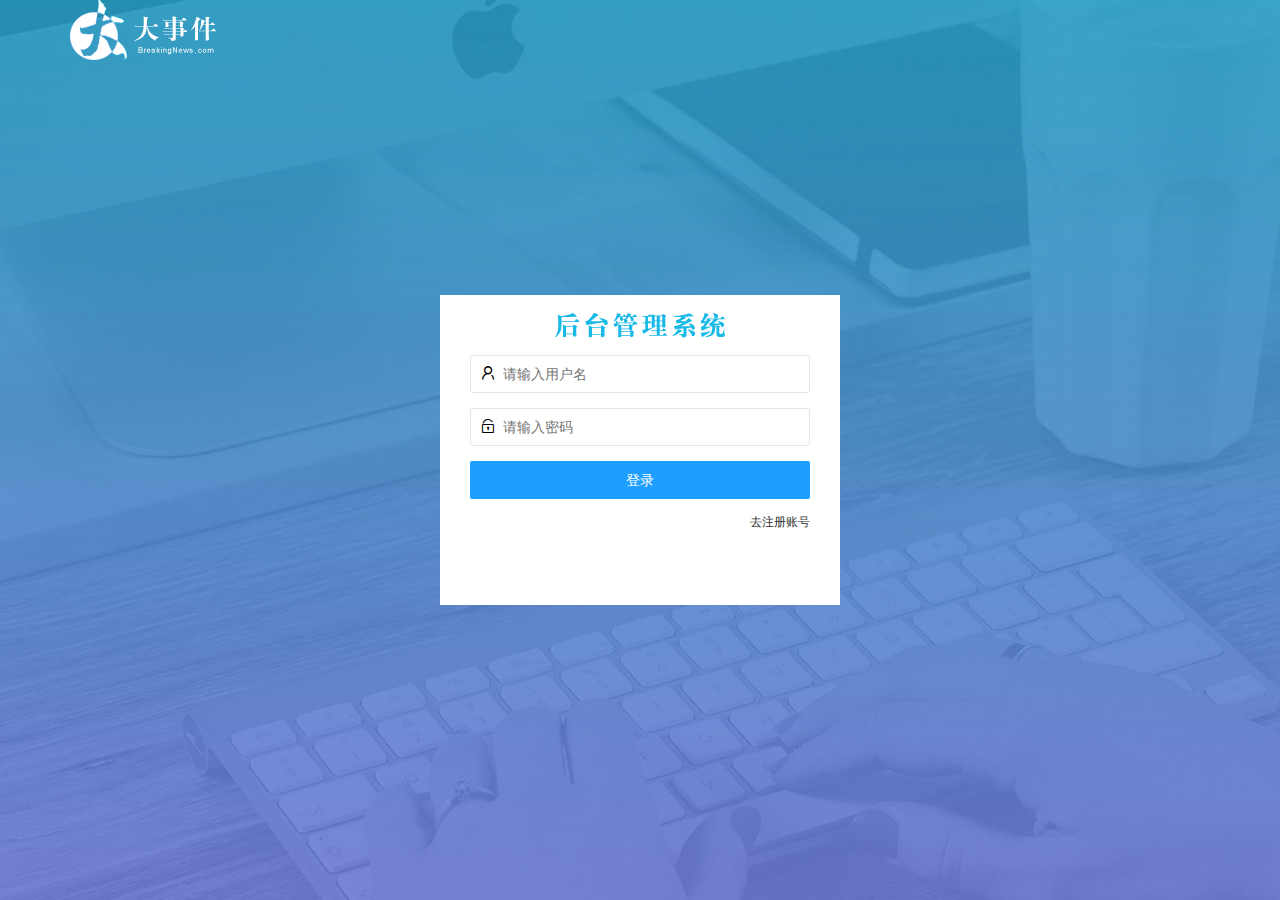
<file: login.html>
<!DOCTYPE html>
<html lang="en">
  <head>
    <meta charset="UTF-8" />
    <meta http-equiv="X-UA-Compatible" content="IE=edge" />
    <meta name="viewport" content="width=device-width, initial-scale=1.0" />
    <title>大事件-登录</title>
    <!-- 导入 LayUI 样式 -->
    <link rel="stylesheet" href="./assets/lib/layui/css/layui.css" />
    <!-- 导入自定义样式 -->
    <link rel="stylesheet" href="./assets/css/login.css" />
  </head>
  <body>
    <!-- 头部 logo 区域 -->
    <div class="layui-main">
      <img src="/assets/images/logo.png" alt="" />
    </div>

    <!-- 登录注册区域 -->
    <div class="loginAndRegBox">
      <!-- 登录标题 -->
      <div class="title-box"></div>
      <!-- 登录 -->
      <div class="login-box">
        <form class="layui-form" id="form_login">
          <!-- 用户名 -->
          <div class="layui-form-item">
            <i class="layui-icon layui-icon-username"></i>
            <input
              type="text"
              name="username"
              required
              lay-verify="required"
              placeholder="请输入用户名"
              autocomplete="off"
              class="layui-input"
            />
          </div>

          <!-- 密码 -->
          <div class="layui-form-item">
            <i class="layui-icon layui-icon-password"></i>
            <input
              type="password"
              name="password"
              required
              lay-verify="required|password"
              placeholder="请输入密码"
              autocomplete="off"
              class="layui-input"
            />
          </div>

          <!-- 登录按钮 -->
          <div class="layui-form-item">
            <!-- 注意：表单提交按钮和普通按钮的区别，就是 lay-submit 属性 -->
            <button
              class="layui-btn layui-btn-normal layui-btn-fluid"
              lay-submit
            >
              登录
            </button>
          </div>
          <div class="layui-form-item link">
            <a href="javascript:;" id="link_reg">去注册账号</a>
          </div>
        </form>
      </div>
      <!-- 注册 -->
      <div class="reg-box">
        <form class="layui-form" id="form_reg">
          <!-- 用户名 -->
          <div class="layui-form-item">
            <i class="layui-icon layui-icon-username"></i>
            <input
              type="text"
              name="username"
              required
              lay-verify="required"
              placeholder="请输入用户名"
              autocomplete="off"
              class="layui-input"
            />
          </div>

          <!-- 密码 -->
          <div class="layui-form-item">
            <i class="layui-icon layui-icon-password"></i>
            <input
              type="password"
              name="password"
              required
              lay-verify="required|password"
              placeholder="请输入密码"
              autocomplete="off"
              class="layui-input"
            />
          </div>

          <!-- 确认密码 -->
          <div class="layui-form-item">
            <i class="layui-icon layui-icon-password"></i>
            <input
              type="password"
              name="repassword"
              required
              lay-verify="required|password|repwd"
              placeholder="再次确认密码"
              autocomplete="off"
              class="layui-input"
            />
          </div>

          <!-- 注册按钮 -->
          <div class="layui-form-item">
            <!-- 注意：表单提交按钮和普通按钮的区别，就是 lay-submit 属性 -->
            <button
              class="layui-btn layui-btn-normal layui-btn-fluid"
              lay-submit
            >
              注册
            </button>
          </div>
          <div class="layui-form-item link">
            <a href="javascript:;" id="link_login">去登录</a>
          </div>
        </form>
      </div>
    </div>

    <!--  -->
    <script src="/assets/lib/layui/layui.all.js"></script>
    <!-- 导入jquery.js文件 -->
    <script src="/assets/lib/jquery.js"></script>
    <!-- 导入ajaxPrefilter.js文件 -->
    <script src="/assets/js/baseAPI.js"></script>
    <!-- 导入login.js文件 -->
    <script src="/assets/js/login.js"></script>
  </body>
</html>
</file>
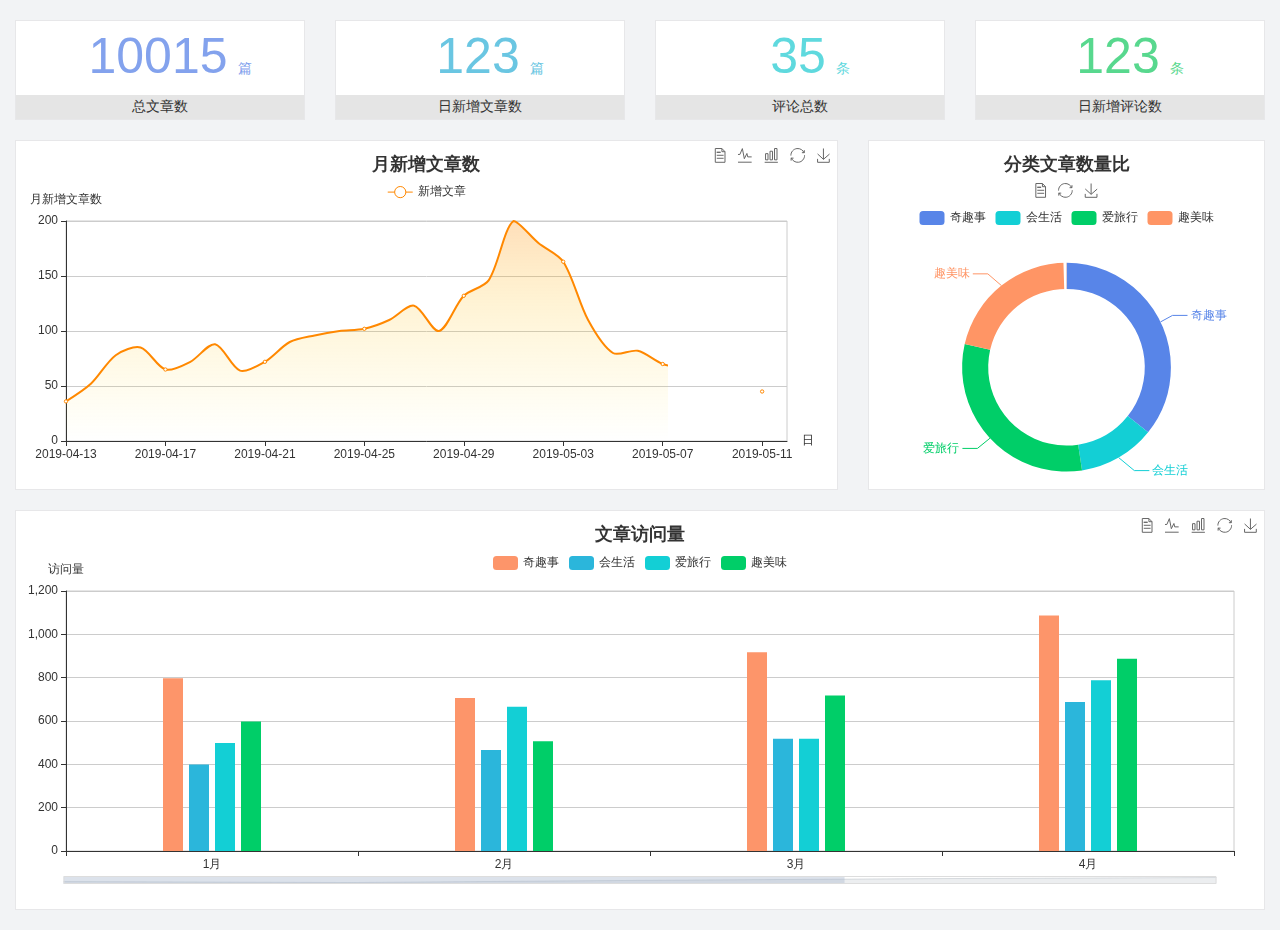
<file: home/dashboard.html>
<!DOCTYPE html>
<html lang="en">

<head>
  <meta charset="UTF-8">
  <meta name="viewport" content="width=device-width, initial-scale=1.0">
  <meta http-equiv="X-UA-Compatible" content="ie=edge">
  <title>图表统计</title>
  <link rel="stylesheet" href="../../assets/lib/bootstrap.css" />
  <link rel="stylesheet" href="../../assets/lib/main.css" />
  <script src="../../assets/lib/jquery.js"></script>
  <script type="text/javascript" src="../../assets/lib/echarts.min.js"></script>
</head>

<body>
  <div class="container-fluid">
    <div class="row spannel_list">
      <div class="col-sm-3 col-xs-6">
        <div class="spannel">
          <em>10015</em><span>篇</span>
          <b>总文章数</b>
        </div>
      </div>
      <div class="col-sm-3 col-xs-6">
        <div class="spannel scolor01">
          <em>123</em><span>篇</span>
          <b>日新增文章数</b>
        </div>
      </div>
      <div class="col-sm-3 col-xs-6">
        <div class="spannel scolor02">
          <em>35</em><span>条</span>
          <b>评论总数</b>
        </div>
      </div>
      <div class="col-sm-3 col-xs-6">
        <div class="spannel scolor03">
          <em>123</em><span>条</span>
          <b>日新增评论数</b>
        </div>
      </div>
    </div>
  </div>

  <div class="container-fluid">
    <div class="row curve-pie">
      <div class="col-lg-8 col-md-8">
        <div class="gragh_pannel" id="curve_show"></div>
      </div>
      <div class="col-lg-4 col-md-4">
        <div class="gragh_pannel" id="pie_show"></div>
      </div>
    </div>
  </div>

  <div class="container-fluid">
    <div class="column_pannel" id="column_show"></div>
  </div>

  <script>
    var oChart = echarts.init(document.getElementById('curve_show'));
    var aList_all = [
      { 'count': 36, 'date': '2019-04-13' },
      { 'count': 52, 'date': '2019-04-14' },
      { 'count': 78, 'date': '2019-04-15' },
      { 'count': 85, 'date': '2019-04-16' },
      { 'count': 65, 'date': '2019-04-17' },
      { 'count': 72, 'date': '2019-04-18' },
      { 'count': 88, 'date': '2019-04-19' },
      { 'count': 64, 'date': '2019-04-20' },
      { 'count': 72, 'date': '2019-04-21' },
      { 'count': 90, 'date': '2019-04-22' },
      { 'count': 96, 'date': '2019-04-23' },
      { 'count': 100, 'date': '2019-04-24' },
      { 'count': 102, 'date': '2019-04-25' },
      { 'count': 110, 'date': '2019-04-26' },
      { 'count': 123, 'date': '2019-04-27' },
      { 'count': 100, 'date': '2019-04-28' },
      { 'count': 132, 'date': '2019-04-29' },
      { 'count': 146, 'date': '2019-04-30' },
      { 'count': 200, 'date': '2019-05-01' },
      { 'count': 180, 'date': '2019-05-02' },
      { 'count': 163, 'date': '2019-05-03' },
      { 'count': 110, 'date': '2019-05-04' },
      { 'count': 80, 'date': '2019-05-05' },
      { 'count': 82, 'date': '2019-05-06' },
      { 'count': 70, 'date': '2019-05-07' },
      { 'count': 65, 'date': '2019-05-08' },
      { 'count': 54, 'date': '2019-05-09' },
      { 'count': 40, 'date': '2019-05-10' },
      { 'count': 45, 'date': '2019-05-11' },
      { 'count': 38, 'date': '2019-05-12' },
    ];

    let aCount = [];
    let aDate = [];

    for (var i = 0; i < aList_all.length; i++) {
      aCount.push(aList_all[i].count);
      aDate.push(aList_all[i].date);
    }

    var chartopt = {
      title: {
        text: '月新增文章数',
        left: 'center',
        top: '10'
      },
      tooltip: {
        trigger: 'axis'
      },
      legend: {
        data: ['新增文章'],
        top: '40'
      },
      toolbox: {
        show: true,
        feature: {
          mark: { show: true },
          dataView: { show: true, readOnly: false },
          magicType: { show: true, type: ['line', 'bar'] },
          restore: { show: true },
          saveAsImage: { show: true }
        }
      },
      calculable: true,
      xAxis: [
        {
          name: '日',
          type: 'category',
          boundaryGap: false,
          data: aDate
        }
      ],
      yAxis: [
        {
          name: '月新增文章数',
          type: 'value'
        }
      ],
      series: [
        {
          name: '新增文章',
          type: 'line',
          smooth: true,
          itemStyle: { normal: { areaStyle: { type: 'default' }, color: '#f80' }, lineStyle: { color: '#f80' } },
          data: aCount
        }],
      areaStyle: {
        normal: {
          color: new echarts.graphic.LinearGradient(0, 0, 0, 1, [{
            offset: 0,
            color: 'rgba(255,136,0,0.39)'
          }, {
            offset: .34,
            color: 'rgba(255,180,0,0.25)'
          }, {
            offset: 1,
            color: 'rgba(255,222,0,0.00)'
          }])

        }
      },
      grid: {
        show: true,
        x: 50,
        x2: 50,
        y: 80,
        height: 220
      }
    };

    oChart.setOption(chartopt);


    var oPie = echarts.init(document.getElementById('pie_show'));
    var oPieopt =
    {
      title: {
        top: 10,
        text: '分类文章数量比',
        x: 'center'
      },
      tooltip: {
        trigger: 'item',
        formatter: "{a} <br/>{b} : {c} ({d}%)"
      },
      color: ['#5885e8', '#13cfd5', '#00ce68', '#ff9565'],
      legend: {
        x: 'center',
        top: 65,
        data: ['奇趣事', '会生活', '爱旅行', '趣美味']
      },
      toolbox: {
        show: true,
        x: 'center',
        top: 35,
        feature: {
          mark: { show: true },
          dataView: { show: true, readOnly: false },
          magicType: {
            show: true,
            type: ['pie', 'funnel'],
            option: {
              funnel: {
                x: '25%',
                width: '50%',
                funnelAlign: 'left',
                max: 1548
              }
            }
          },
          restore: { show: true },
          saveAsImage: { show: true }
        }
      },
      calculable: true,
      series: [
        {
          name: '访问来源',
          type: 'pie',
          radius: ['45%', '60%'],
          center: ['50%', '65%'],
          data: [
            { value: 300, name: '奇趣事' },
            { value: 100, name: '会生活' },
            { value: 260, name: '爱旅行' },
            { value: 180, name: '趣美味' }
          ]
        }
      ]
    };
    oPie.setOption(oPieopt);



    var oColumn = this.echarts.init(document.getElementById('column_show'));
    var oColumnopt =
    {
      title: {
        text: '文章访问量',
        left: 'center',
        top: '10'
      },
      tooltip: {
        trigger: 'axis'
      },
      legend: {
        data: ['奇趣事', '会生活', '爱旅行', '趣美味'],
        top: '40'
      },
      toolbox: {
        show: true,
        feature: {
          mark: { show: true },
          dataView: { show: true, readOnly: false },
          magicType: { show: true, type: ['line', 'bar'] },
          restore: { show: true },
          saveAsImage: { show: true }
        }
      },
      calculable: true,
      xAxis: [
        {
          type: 'category',
          data: ['1月', '2月', '3月', '4月', '5月']
        }
      ],
      yAxis: [
        {
          name: '访问量',
          type: 'value'
        }
      ],
      series: [
        {
          name: '奇趣事',
          type: 'bar',
          barWidth: 20,
          itemStyle: {
            normal: { areaStyle: { type: 'default' }, color: '#fd956a' }
          },
          data: [800, 708, 920, 1090, 1200]
        },
        {
          name: '会生活',
          type: 'bar',
          barWidth: 20,
          itemStyle: {
            normal: { areaStyle: { type: 'default' }, color: '#2bb6db' }
          },
          data: [400, 468, 520, 690, 800]
        },
        {
          name: '爱旅行',
          type: 'bar',
          barWidth: 20,
          itemStyle: {
            normal: { areaStyle: { type: 'default' }, color: '#13cfd5' }
          },
          data: [500, 668, 520, 790, 900]
        },
        {
          name: '趣美味',
          type: 'bar',
          barWidth: 20,
          itemStyle: {
            normal: { areaStyle: { type: 'default' }, color: '#00ce68' }
          },
          data: [600, 508, 720, 890, 1000]
        }
      ],
      grid: {
        show: true,
        x: 50,
        x2: 30,
        y: 80,
        height: 260
      },
      dataZoom: [//给x轴设置滚动条
        {
          start: 0,//默认为0
          end: 100 - 1000 / 31,//默认为100
          type: 'slider',
          show: true,
          xAxisIndex: [0],
          handleSize: 0,//滑动条的 左右2个滑动条的大小
          height: 8,//组件高度
          left: 45, //左边的距离
          right: 50,//右边的距离
          bottom: 26,//右边的距离
          handleColor: '#ddd',//h滑动图标的颜色
          handleStyle: {
            borderColor: "#cacaca",
            borderWidth: "1",
            shadowBlur: 2,
            background: "#ddd",
            shadowColor: "#ddd",
          }
        }]
    };
    oColumn.setOption(oColumnopt);
  </script>
</body>

</html>
</file>
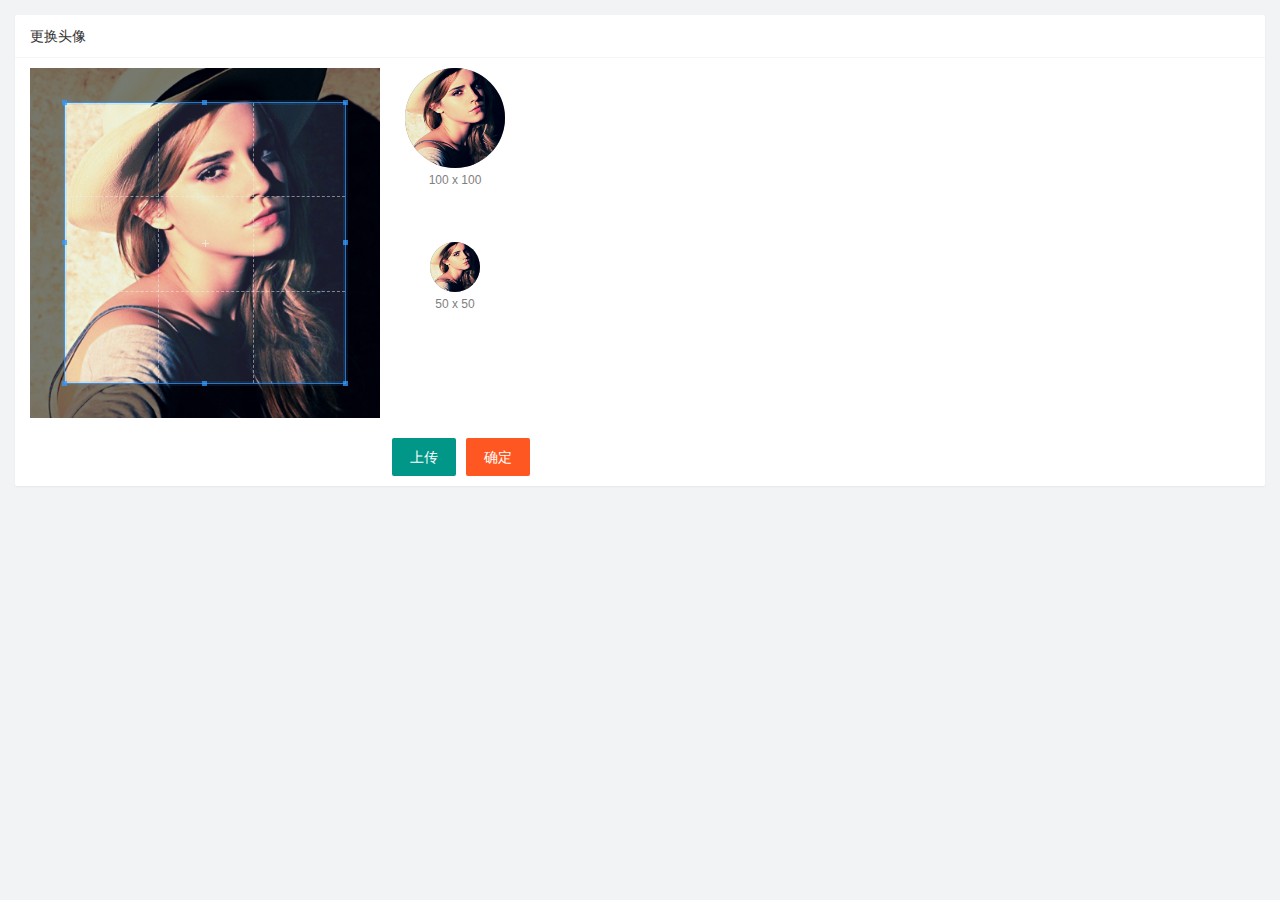
<file: user/user_avatar.html>
<!DOCTYPE html>
<html lang="en">
  <head>
    <meta charset="UTF-8" />
    <meta http-equiv="X-UA-Compatible" content="IE=edge" />
    <meta name="viewport" content="width=device-width, initial-scale=1.0" />
    <title>Document</title>
    <link rel="stylesheet" href="/assets/lib/layui/css/layui.css" />
    <link rel="stylesheet" href="/assets/lib/cropper/cropper.css" />
    <link rel="stylesheet" href="/assets/css/user/user_avatar.css" />
  </head>
  <body>
    <div class="layui-card">
      <div class="layui-card-header">更换头像</div>
      <div class="layui-card-body">
        <!-- 卡片式面板面板通常用于非白色背景色的主体内<br />
        从而映衬出边框投影 -->

        <!-- 第一行的图片裁剪和预览区域 -->
        <div class="row1">
          <!-- 图片裁剪区域 -->
          <div class="cropper-box">
            <!-- 这个 img 标签很重要，将来会把它初始化为裁剪区域 -->
            <img id="image" src="/assets/images/sample.jpg" />
          </div>
          <!-- 图片的预览区域 -->
          <div class="preview-box">
            <div>
              <!-- 宽高为 100px 的预览区域 -->
              <div class="img-preview w100"></div>
              <p class="size">100 x 100</p>
            </div>
            <div>
              <!-- 宽高为 50px 的预览区域 -->
              <div class="img-preview w50"></div>
              <p class="size">50 x 50</p>
            </div>
          </div>
        </div>
        <!-- 第二行的按钮区域 -->
        <div class="row2">
          <input type="file" name="" id="file" accept="image/png,image/jpeg" />
          <button type="button" class="layui-btn" id="btnChooseImage">
            上传
          </button>
          <button
            type="button"
            class="layui-btn layui-btn-danger"
            id="btnUpload"
          >
            确定
          </button>
        </div>
      </div>
    </div>
    <script src="/assets/lib/layui/layui.all.js"></script>
    <script src="/assets/lib/jquery.js"></script>
    <script src="/assets/lib/cropper/Cropper.js"></script>
    <script src="/assets/lib/cropper/jquery-cropper.js"></script>
    <script src="/assets/js/baseAPI.js"></script>
    <script src="/assets/js/user/user_avatar.js"></script>
  </body>
</html>
</file>
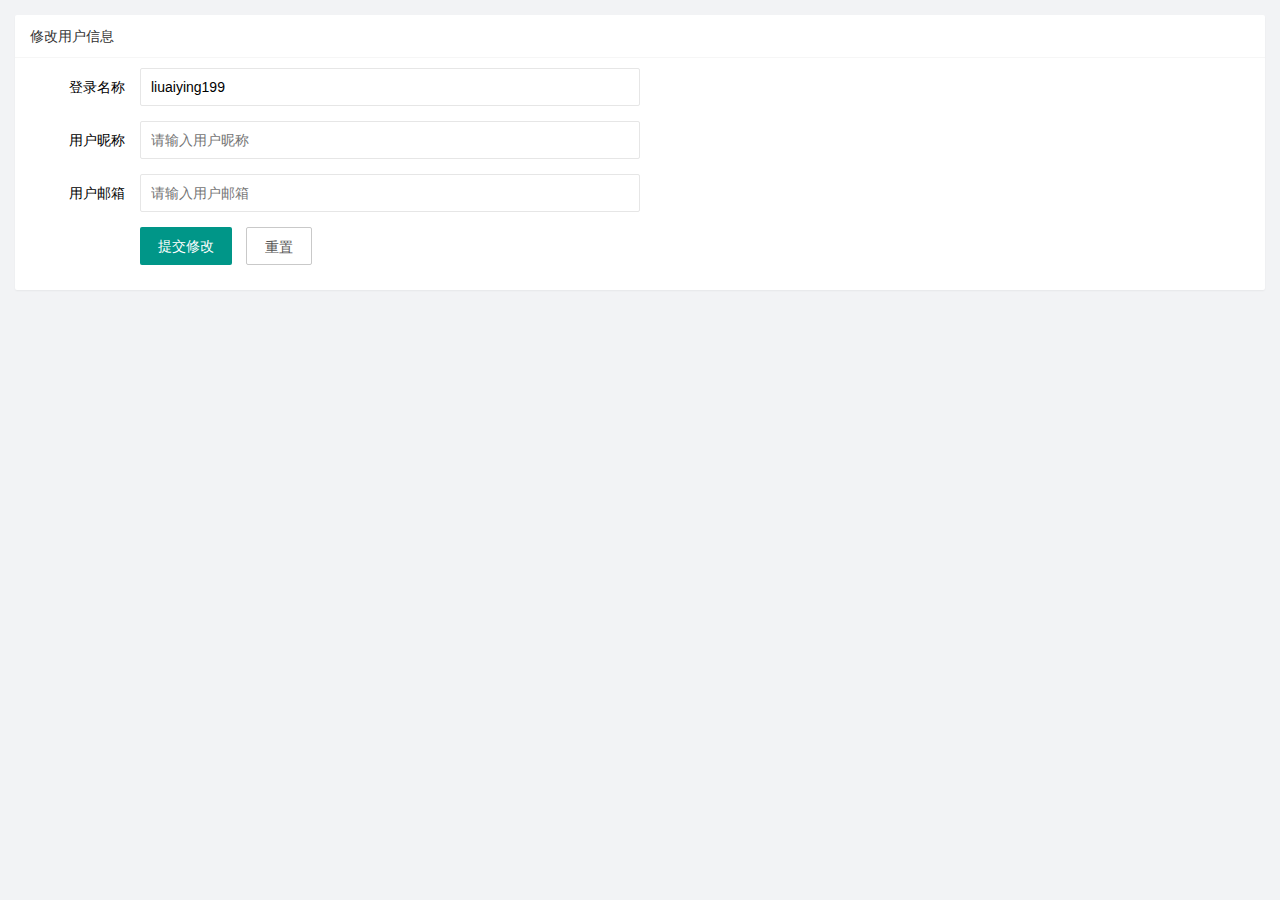
<file: user/user_info.html>
<!DOCTYPE html>
<html lang="en">
  <head>
    <meta charset="UTF-8" />
    <meta http-equiv="X-UA-Compatible" content="IE=edge" />
    <meta name="viewport" content="width=device-width, initial-scale=1.0" />
    <title>Document</title>
    <link rel="stylesheet" href="/assets/lib/layui/css/layui.css" />
    <link rel="stylesheet" href="/assets/css/user/user_info.css" />
  </head>
  <body>
    <div class="layui-card">
      <div class="layui-card-header">修改用户信息</div>
      <div class="layui-card-body">
        <!-- form 表单 -->
        <form class="layui-form" lay-filter="formUserInfo">
          <!-- 添加lay-filter="formUserInfo" 为表单指定 `lay-filter` 属性 -->
          <input type="hidden" name="id" />
          <!-- 使用隐藏域保存用户的 `id` 值 -->
          <div class="layui-form-item">
            <label class="layui-form-label">登录名称</label>
            <div class="layui-input-block">
              <input
                type="text"
                name="username"
                required
                readonly
                lay-verify="required"
                placeholder="请输入登录名称"
                autocomplete="off"
                class="layui-input"
                value="liuaiying199"
              />
              <!-- readonly   -->
            </div>
          </div>
          <div class="layui-form-item">
            <label class="layui-form-label">用户昵称</label>
            <div class="layui-input-block">
              <input
                type="text"
                name="nickname"
                required
                lay-verify="required|nickname"
                placeholder="请输入用户昵称"
                autocomplete="off"
                class="layui-input"
              />
            </div>
          </div>
          <div class="layui-form-item">
            <label class="layui-form-label">用户邮箱</label>
            <div class="layui-input-block">
              <input
                type="text"
                name="email"
                required
                lay-verify="required|email"
                placeholder="请输入用户邮箱"
                autocomplete="off"
                class="layui-input"
              />
            </div>
          </div>
          <div class="layui-form-item">
            <div class="layui-input-block">
              <button class="layui-btn" lay-submit lay-filter="formDemo">
                提交修改
              </button>
              <button
                type="reset"
                class="layui-btn layui-btn-primary"
                id="btnReset"
              >
                重置
              </button>
            </div>
          </div>
        </form>
      </div>
    </div>
    <script src="/assets/lib/layui/layui.all.js"></script>
    <script src="/assets/lib/jquery.js"></script>
    <script src="/assets/js/baseAPI.js"></script>
    <script src="/assets/js/user/user_info.js"></script>
  </body>
</html>
</file>
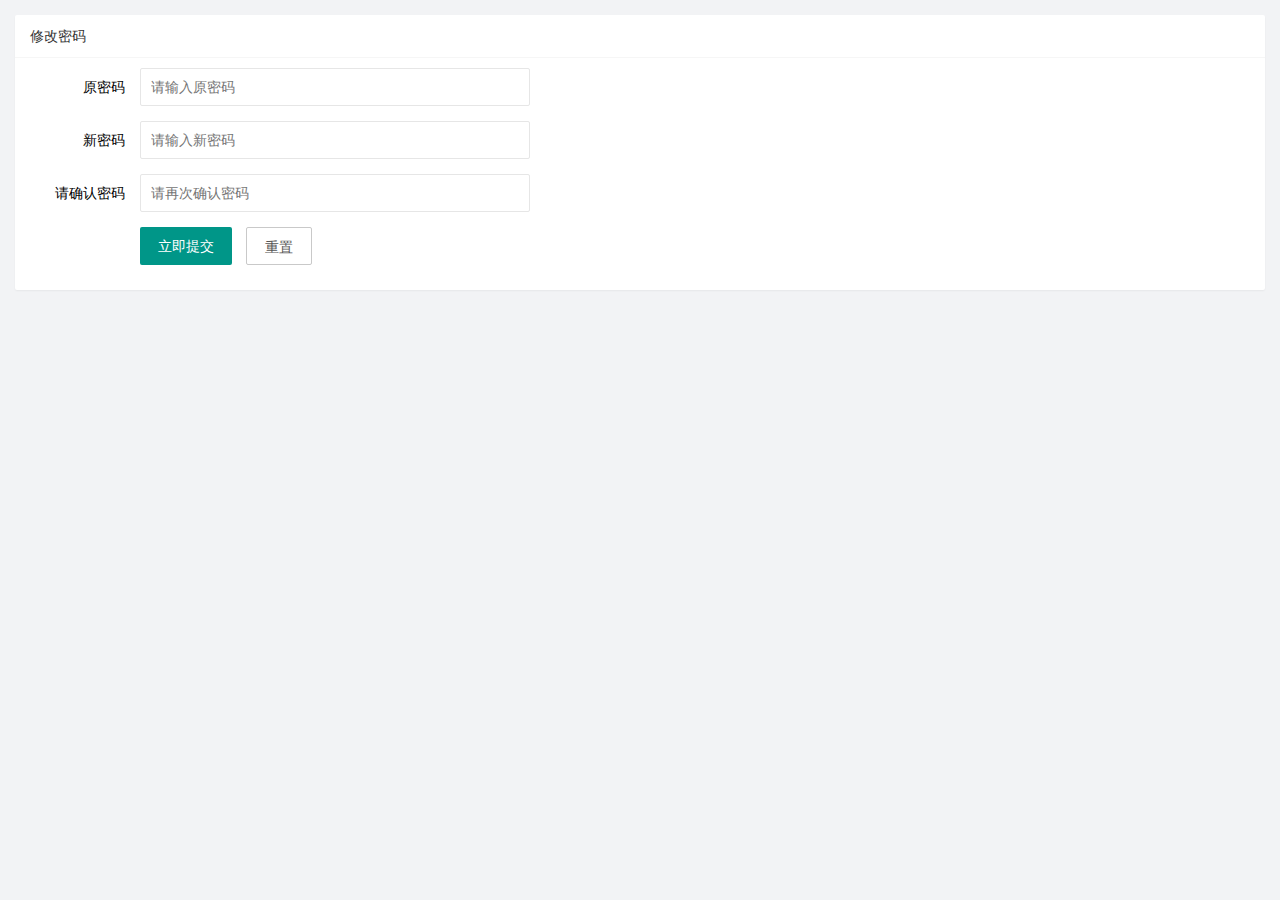
<file: user/user_pwd.html>
<!DOCTYPE html>
<html lang="en">
  <head>
    <meta charset="UTF-8" />
    <meta http-equiv="X-UA-Compatible" content="IE=edge" />
    <meta name="viewport" content="width=device-width, initial-scale=1.0" />
    <title>Document</title>
    <link rel="stylesheet" href="/assets/lib/layui/css/layui.css" />
    <link rel="stylesheet" href="/assets/css/user/user_pwd.css" />
  </head>
  <body>
    <div class="layui-card">
      <div class="layui-card-header">修改密码</div>
      <div class="layui-card-body">
        <form class="layui-form" action="">
          <div class="layui-form-item">
            <label class="layui-form-label">原密码</label>
            <div class="layui-input-block">
              <input
                type="password"
                name="oldPwd"
                required
                lay-verify="required|pwd"
                placeholder="请输入原密码"
                autocomplete="off"
                class="layui-input"
              />
            </div>
          </div>
          <div class="layui-form-item">
            <label class="layui-form-label">新密码</label>
            <div class="layui-input-block">
              <input
                type="password"
                name="newPwd"
                required
                lay-verify="required|pwd|samePwd"
                placeholder="请输入新密码"
                autocomplete="off"
                class="layui-input"
              />
            </div>
          </div>
          <div class="layui-form-item">
            <label class="layui-form-label">请确认密码</label>
            <div class="layui-input-block">
              <input
                type="password"
                name="rePwd"
                required
                lay-verify="required|pwd|rePwd"
                placeholder="请再次确认密码"
                autocomplete="off"
                class="layui-input"
              />
            </div>
          </div>
          <div class="layui-form-item">
            <div class="layui-input-block">
              <button class="layui-btn" lay-submit lay-filter="formDemo">
                立即提交
              </button>
              <button type="reset" class="layui-btn layui-btn-primary">
                重置
              </button>
            </div>
          </div>
        </form>
      </div>
    </div>
    <!-- 导入 layui 的 js -->
    <script src="/assets/lib/layui/layui.all.js"></script>
    <!-- 导入 jQuery -->
    <script src="/assets/lib/jquery.js"></script>
    <!-- 导入 baseAPI -->
    <script src="/assets/js/baseAPI.js"></script>
    <!-- 导入自己的 js -->
    <script src="/assets/js/user/user_pwd.js"></script>
  </body>
</html>
</file>
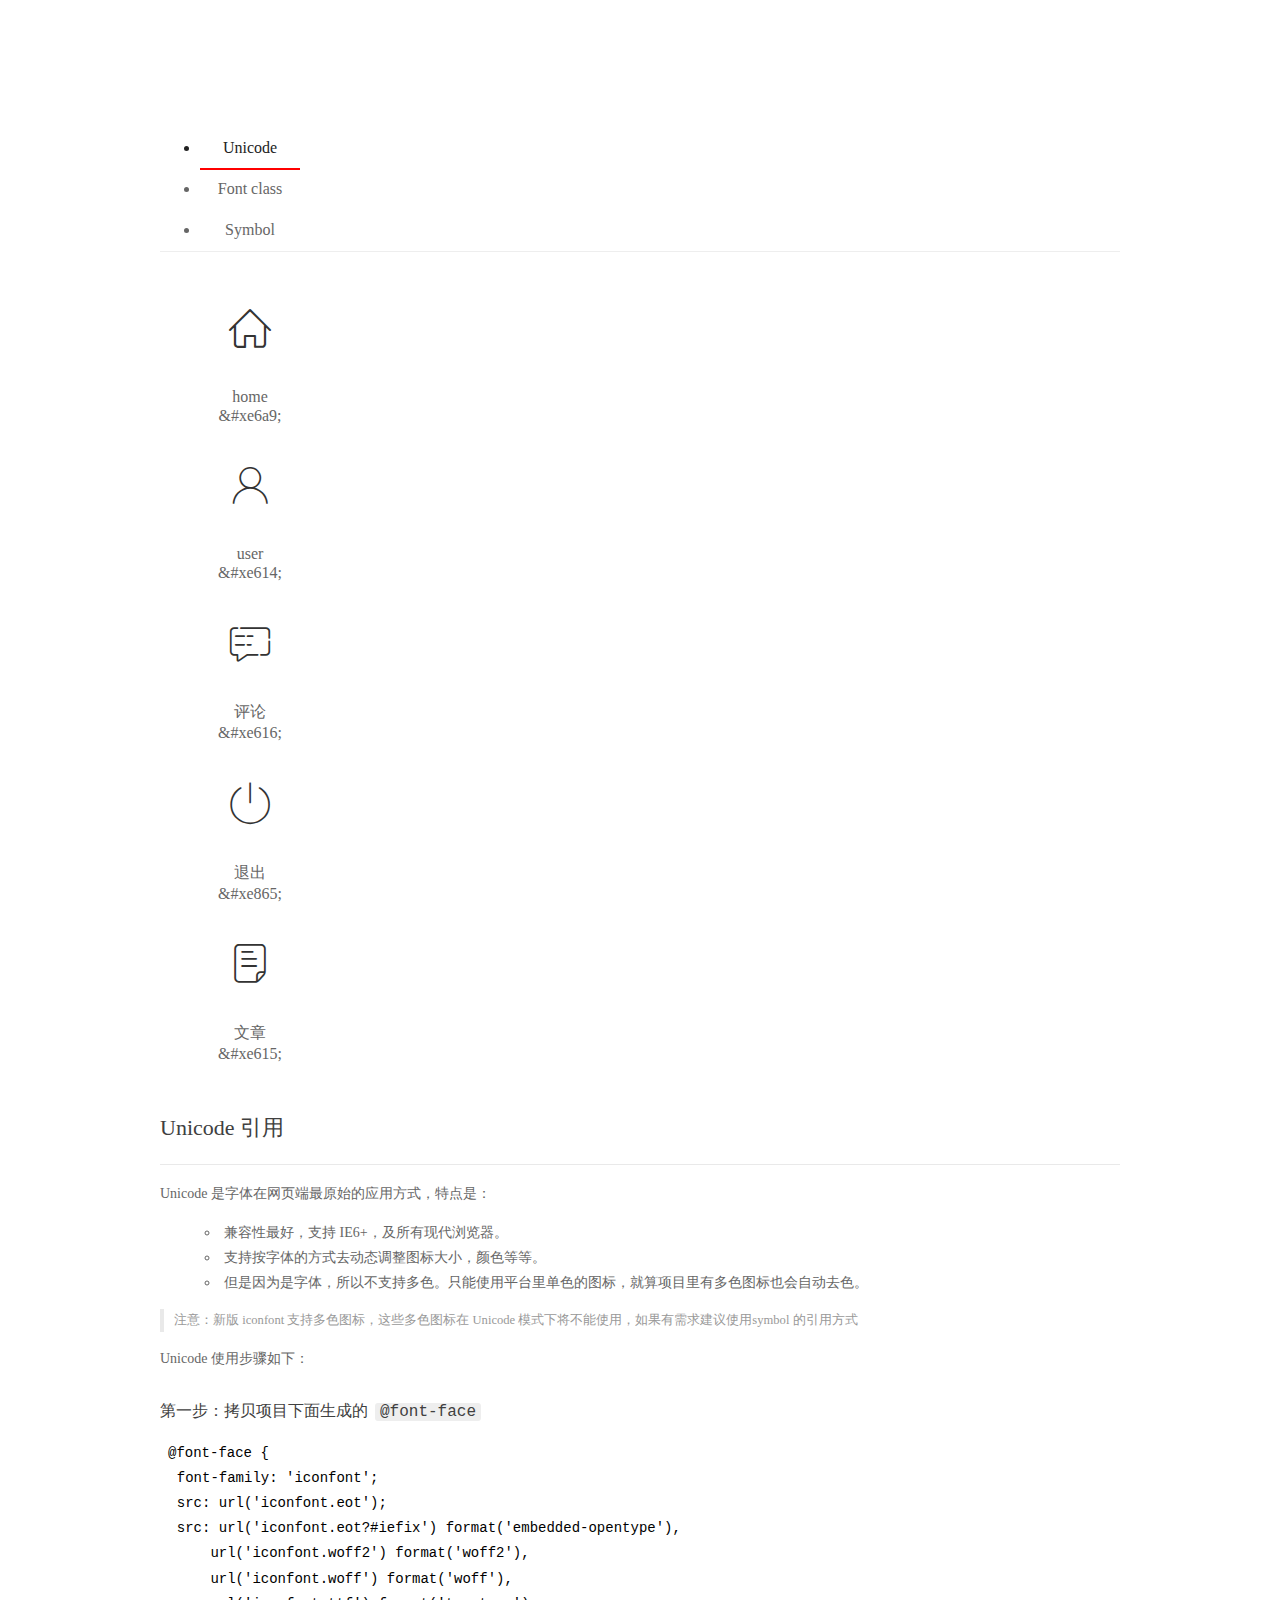
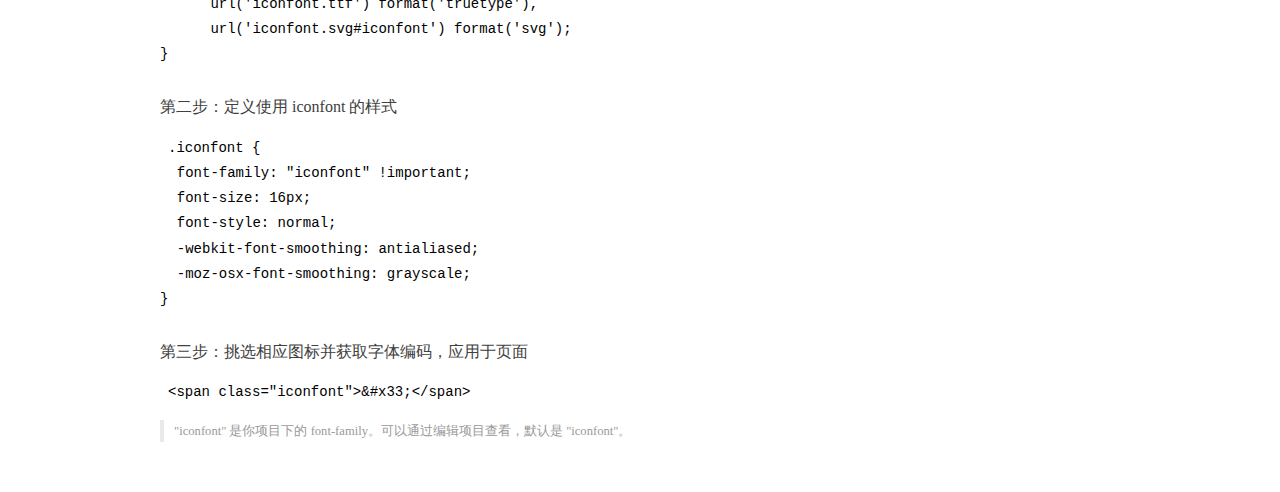
<file: assets/fonts/demo_index.html>
<!DOCTYPE html>
<html>
<head>
  <meta charset="utf-8"/>
  <title>IconFont Demo</title>
  <link rel="shortcut icon" href="https://gtms04.alicdn.com/tps/i4/TB1_oz6GVXXXXaFXpXXJDFnIXXX-64-64.ico" type="image/x-icon"/>
  <link rel="stylesheet" href="https://g.alicdn.com/thx/cube/1.3.2/cube.min.css">
  <link rel="stylesheet" href="demo.css">
  <link rel="stylesheet" href="iconfont.css">
  <script src="iconfont.js"></script>
  <!-- jQuery -->
  <script src="https://a1.alicdn.com/oss/uploads/2018/12/26/7bfddb60-08e8-11e9-9b04-53e73bb6408b.js"></script>
  <!-- 代码高亮 -->
  <script src="https://a1.alicdn.com/oss/uploads/2018/12/26/a3f714d0-08e6-11e9-8a15-ebf944d7534c.js"></script>
</head>
<body>
  <div class="main">
    <h1 class="logo"><a href="https://www.iconfont.cn/" title="iconfont 首页" target="_blank">&#xe86b;</a></h1>
    <div class="nav-tabs">
      <ul id="tabs" class="dib-box">
        <li class="dib active"><span>Unicode</span></li>
        <li class="dib"><span>Font class</span></li>
        <li class="dib"><span>Symbol</span></li>
      </ul>
      
    </div>
    <div class="tab-container">
      <div class="content unicode" style="display: block;">
          <ul class="icon_lists dib-box">
          
            <li class="dib">
              <span class="icon iconfont">&#xe6a9;</span>
                <div class="name">home</div>
                <div class="code-name">&amp;#xe6a9;</div>
              </li>
          
            <li class="dib">
              <span class="icon iconfont">&#xe614;</span>
                <div class="name">user</div>
                <div class="code-name">&amp;#xe614;</div>
              </li>
          
            <li class="dib">
              <span class="icon iconfont">&#xe616;</span>
                <div class="name">评论</div>
                <div class="code-name">&amp;#xe616;</div>
              </li>
          
            <li class="dib">
              <span class="icon iconfont">&#xe865;</span>
                <div class="name">退出</div>
                <div class="code-name">&amp;#xe865;</div>
              </li>
          
            <li class="dib">
              <span class="icon iconfont">&#xe615;</span>
                <div class="name">文章</div>
                <div class="code-name">&amp;#xe615;</div>
              </li>
          
          </ul>
          <div class="article markdown">
          <h2 id="unicode-">Unicode 引用</h2>
          <hr>

          <p>Unicode 是字体在网页端最原始的应用方式，特点是：</p>
          <ul>
            <li>兼容性最好，支持 IE6+，及所有现代浏览器。</li>
            <li>支持按字体的方式去动态调整图标大小，颜色等等。</li>
            <li>但是因为是字体，所以不支持多色。只能使用平台里单色的图标，就算项目里有多色图标也会自动去色。</li>
          </ul>
          <blockquote>
            <p>注意：新版 iconfont 支持多色图标，这些多色图标在 Unicode 模式下将不能使用，如果有需求建议使用symbol 的引用方式</p>
          </blockquote>
          <p>Unicode 使用步骤如下：</p>
          <h3 id="-font-face">第一步：拷贝项目下面生成的 <code>@font-face</code></h3>
<pre><code class="language-css"
>@font-face {
  font-family: 'iconfont';
  src: url('iconfont.eot');
  src: url('iconfont.eot?#iefix') format('embedded-opentype'),
      url('iconfont.woff2') format('woff2'),
      url('iconfont.woff') format('woff'),
      url('iconfont.ttf') format('truetype'),
      url('iconfont.svg#iconfont') format('svg');
}
</code></pre>
          <h3 id="-iconfont-">第二步：定义使用 iconfont 的样式</h3>
<pre><code class="language-css"
>.iconfont {
  font-family: "iconfont" !important;
  font-size: 16px;
  font-style: normal;
  -webkit-font-smoothing: antialiased;
  -moz-osx-font-smoothing: grayscale;
}
</code></pre>
          <h3 id="-">第三步：挑选相应图标并获取字体编码，应用于页面</h3>
<pre>
<code class="language-html"
>&lt;span class="iconfont"&gt;&amp;#x33;&lt;/span&gt;
</code></pre>
          <blockquote>
            <p>"iconfont" 是你项目下的 font-family。可以通过编辑项目查看，默认是 "iconfont"。</p>
          </blockquote>
          </div>
      </div>
      <div class="content font-class">
        <ul class="icon_lists dib-box">
          
          <li class="dib">
            <span class="icon iconfont icon-home"></span>
            <div class="name">
              home
            </div>
            <div class="code-name">.icon-home
            </div>
          </li>
          
          <li class="dib">
            <span class="icon iconfont icon-user"></span>
            <div class="name">
              user
            </div>
            <div class="code-name">.icon-user
            </div>
          </li>
          
          <li class="dib">
            <span class="icon iconfont icon-pinglun"></span>
            <div class="name">
              评论
            </div>
            <div class="code-name">.icon-pinglun
            </div>
          </li>
          
          <li class="dib">
            <span class="icon iconfont icon-tuichu"></span>
            <div class="name">
              退出
            </div>
            <div class="code-name">.icon-tuichu
            </div>
          </li>
          
          <li class="dib">
            <span class="icon iconfont icon-16"></span>
            <div class="name">
              文章
            </div>
            <div class="code-name">.icon-16
            </div>
          </li>
          
        </ul>
        <div class="article markdown">
        <h2 id="font-class-">font-class 引用</h2>
        <hr>

        <p>font-class 是 Unicode 使用方式的一种变种，主要是解决 Unicode 书写不直观，语意不明确的问题。</p>
        <p>与 Unicode 使用方式相比，具有如下特点：</p>
        <ul>
          <li>兼容性良好，支持 IE8+，及所有现代浏览器。</li>
          <li>相比于 Unicode 语意明确，书写更直观。可以很容易分辨这个 icon 是什么。</li>
          <li>因为使用 class 来定义图标，所以当要替换图标时，只需要修改 class 里面的 Unicode 引用。</li>
          <li>不过因为本质上还是使用的字体，所以多色图标还是不支持的。</li>
        </ul>
        <p>使用步骤如下：</p>
        <h3 id="-fontclass-">第一步：引入项目下面生成的 fontclass 代码：</h3>
<pre><code class="language-html">&lt;link rel="stylesheet" href="./iconfont.css"&gt;
</code></pre>
        <h3 id="-">第二步：挑选相应图标并获取类名，应用于页面：</h3>
<pre><code class="language-html">&lt;span class="iconfont icon-xxx"&gt;&lt;/span&gt;
</code></pre>
        <blockquote>
          <p>"
            iconfont" 是你项目下的 font-family。可以通过编辑项目查看，默认是 "iconfont"。</p>
        </blockquote>
      </div>
      </div>
      <div class="content symbol">
          <ul class="icon_lists dib-box">
          
            <li class="dib">
                <svg class="icon svg-icon" aria-hidden="true">
                  <use xlink:href="#icon-home"></use>
                </svg>
                <div class="name">home</div>
                <div class="code-name">#icon-home</div>
            </li>
          
            <li class="dib">
                <svg class="icon svg-icon" aria-hidden="true">
                  <use xlink:href="#icon-user"></use>
                </svg>
                <div class="name">user</div>
                <div class="code-name">#icon-user</div>
            </li>
          
            <li class="dib">
                <svg class="icon svg-icon" aria-hidden="true">
                  <use xlink:href="#icon-pinglun"></use>
                </svg>
                <div class="name">评论</div>
                <div class="code-name">#icon-pinglun</div>
            </li>
          
            <li class="dib">
                <svg class="icon svg-icon" aria-hidden="true">
                  <use xlink:href="#icon-tuichu"></use>
                </svg>
                <div class="name">退出</div>
                <div class="code-name">#icon-tuichu</div>
            </li>
          
            <li class="dib">
                <svg class="icon svg-icon" aria-hidden="true">
                  <use xlink:href="#icon-16"></use>
                </svg>
                <div class="name">文章</div>
                <div class="code-name">#icon-16</div>
            </li>
          
          </ul>
          <div class="article markdown">
          <h2 id="symbol-">Symbol 引用</h2>
          <hr>

          <p>这是一种全新的使用方式，应该说这才是未来的主流，也是平台目前推荐的用法。相关介绍可以参考这篇<a href="">文章</a>
            这种用法其实是做了一个 SVG 的集合，与另外两种相比具有如下特点：</p>
          <ul>
            <li>支持多色图标了，不再受单色限制。</li>
            <li>通过一些技巧，支持像字体那样，通过 <code>font-size</code>, <code>color</code> 来调整样式。</li>
            <li>兼容性较差，支持 IE9+，及现代浏览器。</li>
            <li>浏览器渲染 SVG 的性能一般，还不如 png。</li>
          </ul>
          <p>使用步骤如下：</p>
          <h3 id="-symbol-">第一步：引入项目下面生成的 symbol 代码：</h3>
<pre><code class="language-html">&lt;script src="./iconfont.js"&gt;&lt;/script&gt;
</code></pre>
          <h3 id="-css-">第二步：加入通用 CSS 代码（引入一次就行）：</h3>
<pre><code class="language-html">&lt;style&gt;
.icon {
  width: 1em;
  height: 1em;
  vertical-align: -0.15em;
  fill: currentColor;
  overflow: hidden;
}
&lt;/style&gt;
</code></pre>
          <h3 id="-">第三步：挑选相应图标并获取类名，应用于页面：</h3>
<pre><code class="language-html">&lt;svg class="icon" aria-hidden="true"&gt;
  &lt;use xlink:href="#icon-xxx"&gt;&lt;/use&gt;
&lt;/svg&gt;
</code></pre>
          </div>
      </div>

    </div>
  </div>
  <script>
  $(document).ready(function () {
      $('.tab-container .content:first').show()

      $('#tabs li').click(function (e) {
        var tabContent = $('.tab-container .content')
        var index = $(this).index()

        if ($(this).hasClass('active')) {
          return
        } else {
          $('#tabs li').removeClass('active')
          $(this).addClass('active')

          tabContent.hide().eq(index).fadeIn()
        }
      })
    })
  </script>
</body>
</html>
</file>
<file: assets/lib/layui/css/layui.css>
/** layui-v2.5.5 MIT License By https://www.layui.com */
 .layui-inline,img{display:inline-block;vertical-align:middle}h1,h2,h3,h4,h5,h6{font-weight:400}.layui-edge,.layui-header,.layui-inline,.layui-main{position:relative}.layui-body,.layui-edge,.layui-elip{overflow:hidden}.layui-btn,.layui-edge,.layui-inline,img{vertical-align:middle}.layui-btn,.layui-disabled,.layui-icon,.layui-unselect{-moz-user-select:none;-webkit-user-select:none;-ms-user-select:none}.layui-elip,.layui-form-checkbox span,.layui-form-pane .layui-form-label{text-overflow:ellipsis;white-space:nowrap}.layui-breadcrumb,.layui-tree-btnGroup{visibility:hidden}blockquote,body,button,dd,div,dl,dt,form,h1,h2,h3,h4,h5,h6,input,li,ol,p,pre,td,textarea,th,ul{margin:0;padding:0;-webkit-tap-highlight-color:rgba(0,0,0,0)}a:active,a:hover{outline:0}img{border:none}li{list-style:none}table{border-collapse:collapse;border-spacing:0}h4,h5,h6{font-size:100%}button,input,optgroup,option,select,textarea{font-family:inherit;font-size:inherit;font-style:inherit;font-weight:inherit;outline:0}pre{white-space:pre-wrap;white-space:-moz-pre-wrap;white-space:-pre-wrap;white-space:-o-pre-wrap;word-wrap:break-word}body{line-height:24px;font:14px Helvetica Neue,Helvetica,PingFang SC,Tahoma,Arial,sans-serif}hr{height:1px;margin:10px 0;border:0;clear:both}a{color:#333;text-decoration:none}a:hover{color:#777}a cite{font-style:normal;*cursor:pointer}.layui-border-box,.layui-border-box *{box-sizing:border-box}.layui-box,.layui-box *{box-sizing:content-box}.layui-clear{clear:both;*zoom:1}.layui-clear:after{content:'\20';clear:both;*zoom:1;display:block;height:0}.layui-inline{*display:inline;*zoom:1}.layui-edge{display:inline-block;width:0;height:0;border-width:6px;border-style:dashed;border-color:transparent}.layui-edge-top{top:-4px;border-bottom-color:#999;border-bottom-style:solid}.layui-edge-right{border-left-color:#999;border-left-style:solid}.layui-edge-bottom{top:2px;border-top-color:#999;border-top-style:solid}.layui-edge-left{border-right-color:#999;border-right-style:solid}.layui-disabled,.layui-disabled:hover{color:#d2d2d2!important;cursor:not-allowed!important}.layui-circle{border-radius:100%}.layui-show{display:block!important}.layui-hide{display:none!important}@font-face{font-family:layui-icon;src:url(../font/iconfont.eot?v=250);src:url(../font/iconfont.eot?v=250#iefix) format('embedded-opentype'),url(../font/iconfont.woff2?v=250) format('woff2'),url(../font/iconfont.woff?v=250) format('woff'),url(../font/iconfont.ttf?v=250) format('truetype'),url(../font/iconfont.svg?v=250#layui-icon) format('svg')}.layui-icon{font-family:layui-icon!important;font-size:16px;font-style:normal;-webkit-font-smoothing:antialiased;-moz-osx-font-smoothing:grayscale}.layui-icon-reply-fill:before{content:"\e611"}.layui-icon-set-fill:before{content:"\e614"}.layui-icon-menu-fill:before{content:"\e60f"}.layui-icon-search:before{content:"\e615"}.layui-icon-share:before{content:"\e641"}.layui-icon-set-sm:before{content:"\e620"}.layui-icon-engine:before{content:"\e628"}.layui-icon-close:before{content:"\1006"}.layui-icon-close-fill:before{content:"\1007"}.layui-icon-chart-screen:before{content:"\e629"}.layui-icon-star:before{content:"\e600"}.layui-icon-circle-dot:before{content:"\e617"}.layui-icon-chat:before{content:"\e606"}.layui-icon-release:before{content:"\e609"}.layui-icon-list:before{content:"\e60a"}.layui-icon-chart:before{content:"\e62c"}.layui-icon-ok-circle:before{content:"\1005"}.layui-icon-layim-theme:before{content:"\e61b"}.layui-icon-table:before{content:"\e62d"}.layui-icon-right:before{content:"\e602"}.layui-icon-left:before{content:"\e603"}.layui-icon-cart-simple:before{content:"\e698"}.layui-icon-face-cry:before{content:"\e69c"}.layui-icon-face-smile:before{content:"\e6af"}.layui-icon-survey:before{content:"\e6b2"}.layui-icon-tree:before{content:"\e62e"}.layui-icon-upload-circle:before{content:"\e62f"}.layui-icon-add-circle:before{content:"\e61f"}.layui-icon-download-circle:before{content:"\e601"}.layui-icon-templeate-1:before{content:"\e630"}.layui-icon-util:before{content:"\e631"}.layui-icon-face-surprised:before{content:"\e664"}.layui-icon-edit:before{content:"\e642"}.layui-icon-speaker:before{content:"\e645"}.layui-icon-down:before{content:"\e61a"}.layui-icon-file:before{content:"\e621"}.layui-icon-layouts:before{content:"\e632"}.layui-icon-rate-half:before{content:"\e6c9"}.layui-icon-add-circle-fine:before{content:"\e608"}.layui-icon-prev-circle:before{content:"\e633"}.layui-icon-read:before{content:"\e705"}.layui-icon-404:before{content:"\e61c"}.layui-icon-carousel:before{content:"\e634"}.layui-icon-help:before{content:"\e607"}.layui-icon-code-circle:before{content:"\e635"}.layui-icon-water:before{content:"\e636"}.layui-icon-username:before{content:"\e66f"}.layui-icon-find-fill:before{content:"\e670"}.layui-icon-about:before{content:"\e60b"}.layui-icon-location:before{content:"\e715"}.layui-icon-up:before{content:"\e619"}.layui-icon-pause:before{content:"\e651"}.layui-icon-date:before{content:"\e637"}.layui-icon-layim-uploadfile:before{content:"\e61d"}.layui-icon-delete:before{content:"\e640"}.layui-icon-play:before{content:"\e652"}.layui-icon-top:before{content:"\e604"}.layui-icon-friends:before{content:"\e612"}.layui-icon-refresh-3:before{content:"\e9aa"}.layui-icon-ok:before{content:"\e605"}.layui-icon-layer:before{content:"\e638"}.layui-icon-face-smile-fine:before{content:"\e60c"}.layui-icon-dollar:before{content:"\e659"}.layui-icon-group:before{content:"\e613"}.layui-icon-layim-download:before{content:"\e61e"}.layui-icon-picture-fine:before{content:"\e60d"}.layui-icon-link:before{content:"\e64c"}.layui-icon-diamond:before{content:"\e735"}.layui-icon-log:before{content:"\e60e"}.layui-icon-rate-solid:before{content:"\e67a"}.layui-icon-fonts-del:before{content:"\e64f"}.layui-icon-unlink:before{content:"\e64d"}.layui-icon-fonts-clear:before{content:"\e639"}.layui-icon-triangle-r:before{content:"\e623"}.layui-icon-circle:before{content:"\e63f"}.layui-icon-radio:before{content:"\e643"}.layui-icon-align-center:before{content:"\e647"}.layui-icon-align-right:before{content:"\e648"}.layui-icon-align-left:before{content:"\e649"}.layui-icon-loading-1:before{content:"\e63e"}.layui-icon-return:before{content:"\e65c"}.layui-icon-fonts-strong:before{content:"\e62b"}.layui-icon-upload:before{content:"\e67c"}.layui-icon-dialogue:before{content:"\e63a"}.layui-icon-video:before{content:"\e6ed"}.layui-icon-headset:before{content:"\e6fc"}.layui-icon-cellphone-fine:before{content:"\e63b"}.layui-icon-add-1:before{content:"\e654"}.layui-icon-face-smile-b:before{content:"\e650"}.layui-icon-fonts-html:before{content:"\e64b"}.layui-icon-form:before{content:"\e63c"}.layui-icon-cart:before{content:"\e657"}.layui-icon-camera-fill:before{content:"\e65d"}.layui-icon-tabs:before{content:"\e62a"}.layui-icon-fonts-code:before{content:"\e64e"}.layui-icon-fire:before{content:"\e756"}.layui-icon-set:before{content:"\e716"}.layui-icon-fonts-u:before{content:"\e646"}.layui-icon-triangle-d:before{content:"\e625"}.layui-icon-tips:before{content:"\e702"}.layui-icon-picture:before{content:"\e64a"}.layui-icon-more-vertical:before{content:"\e671"}.layui-icon-flag:before{content:"\e66c"}.layui-icon-loading:before{content:"\e63d"}.layui-icon-fonts-i:before{content:"\e644"}.layui-icon-refresh-1:before{content:"\e666"}.layui-icon-rmb:before{content:"\e65e"}.layui-icon-home:before{content:"\e68e"}.layui-icon-user:before{content:"\e770"}.layui-icon-notice:before{content:"\e667"}.layui-icon-login-weibo:before{content:"\e675"}.layui-icon-voice:before{content:"\e688"}.layui-icon-upload-drag:before{content:"\e681"}.layui-icon-login-qq:before{content:"\e676"}.layui-icon-snowflake:before{content:"\e6b1"}.layui-icon-file-b:before{content:"\e655"}.layui-icon-template:before{content:"\e663"}.layui-icon-auz:before{content:"\e672"}.layui-icon-console:before{content:"\e665"}.layui-icon-app:before{content:"\e653"}.layui-icon-prev:before{content:"\e65a"}.layui-icon-website:before{content:"\e7ae"}.layui-icon-next:before{content:"\e65b"}.layui-icon-component:before{content:"\e857"}.layui-icon-more:before{content:"\e65f"}.layui-icon-login-wechat:before{content:"\e677"}.layui-icon-shrink-right:before{content:"\e668"}.layui-icon-spread-left:before{content:"\e66b"}.layui-icon-camera:before{content:"\e660"}.layui-icon-note:before{content:"\e66e"}.layui-icon-refresh:before{content:"\e669"}.layui-icon-female:before{content:"\e661"}.layui-icon-male:before{content:"\e662"}.layui-icon-password:before{content:"\e673"}.layui-icon-senior:before{content:"\e674"}.layui-icon-theme:before{content:"\e66a"}.layui-icon-tread:before{content:"\e6c5"}.layui-icon-praise:before{content:"\e6c6"}.layui-icon-star-fill:before{content:"\e658"}.layui-icon-rate:before{content:"\e67b"}.layui-icon-template-1:before{content:"\e656"}.layui-icon-vercode:before{content:"\e679"}.layui-icon-cellphone:before{content:"\e678"}.layui-icon-screen-full:before{content:"\e622"}.layui-icon-screen-restore:before{content:"\e758"}.layui-icon-cols:before{content:"\e610"}.layui-icon-export:before{content:"\e67d"}.layui-icon-print:before{content:"\e66d"}.layui-icon-slider:before{content:"\e714"}.layui-icon-addition:before{content:"\e624"}.layui-icon-subtraction:before{content:"\e67e"}.layui-icon-service:before{content:"\e626"}.layui-icon-transfer:before{content:"\e691"}.layui-main{width:1140px;margin:0 auto}.layui-header{z-index:1000;height:60px}.layui-header a:hover{transition:all .5s;-webkit-transition:all .5s}.layui-side{position:fixed;left:0;top:0;bottom:0;z-index:999;width:200px;overflow-x:hidden}.layui-side-scroll{position:relative;width:220px;height:100%;overflow-x:hidden}.layui-body{position:absolute;left:200px;right:0;top:0;bottom:0;z-index:998;width:auto;overflow-y:auto;box-sizing:border-box}.layui-layout-body{overflow:hidden}.layui-layout-admin .layui-header{background-color:#23262E}.layui-layout-admin .layui-side{top:60px;width:200px;overflow-x:hidden}.layui-layout-admin .layui-body{position:fixed;top:60px;bottom:44px}.layui-layout-admin .layui-main{width:auto;margin:0 15px}.layui-layout-admin .layui-footer{position:fixed;left:200px;right:0;bottom:0;height:44px;line-height:44px;padding:0 15px;background-color:#eee}.layui-layout-admin .layui-logo{position:absolute;left:0;top:0;width:200px;height:100%;line-height:60px;text-align:center;color:#009688;font-size:16px}.layui-layout-admin .layui-header .layui-nav{background:0 0}.layui-layout-left{position:absolute!important;left:200px;top:0}.layui-layout-right{position:absolute!important;right:0;top:0}.layui-container{position:relative;margin:0 auto;padding:0 15px;box-sizing:border-box}.layui-fluid{position:relative;margin:0 auto;padding:0 15px}.layui-row:after,.layui-row:before{content:'';display:block;clear:both}.layui-col-lg1,.layui-col-lg10,.layui-col-lg11,.layui-col-lg12,.layui-col-lg2,.layui-col-lg3,.layui-col-lg4,.layui-col-lg5,.layui-col-lg6,.layui-col-lg7,.layui-col-lg8,.layui-col-lg9,.layui-col-md1,.layui-col-md10,.layui-col-md11,.layui-col-md12,.layui-col-md2,.layui-col-md3,.layui-col-md4,.layui-col-md5,.layui-col-md6,.layui-col-md7,.layui-col-md8,.layui-col-md9,.layui-col-sm1,.layui-col-sm10,.layui-col-sm11,.layui-col-sm12,.layui-col-sm2,.layui-col-sm3,.layui-col-sm4,.layui-col-sm5,.layui-col-sm6,.layui-col-sm7,.layui-col-sm8,.layui-col-sm9,.layui-col-xs1,.layui-col-xs10,.layui-col-xs11,.layui-col-xs12,.layui-col-xs2,.layui-col-xs3,.layui-col-xs4,.layui-col-xs5,.layui-col-xs6,.layui-col-xs7,.layui-col-xs8,.layui-col-xs9{position:relative;display:block;box-sizing:border-box}.layui-col-xs1,.layui-col-xs10,.layui-col-xs11,.layui-col-xs12,.layui-col-xs2,.layui-col-xs3,.layui-col-xs4,.layui-col-xs5,.layui-col-xs6,.layui-col-xs7,.layui-col-xs8,.layui-col-xs9{float:left}.layui-col-xs1{width:8.33333333%}.layui-col-xs2{width:16.66666667%}.layui-col-xs3{width:25%}.layui-col-xs4{width:33.33333333%}.layui-col-xs5{width:41.66666667%}.layui-col-xs6{width:50%}.layui-col-xs7{width:58.33333333%}.layui-col-xs8{width:66.66666667%}.layui-col-xs9{width:75%}.layui-col-xs10{width:83.33333333%}.layui-col-xs11{width:91.66666667%}.layui-col-xs12{width:100%}.layui-col-xs-offset1{margin-left:8.33333333%}.layui-col-xs-offset2{margin-left:16.66666667%}.layui-col-xs-offset3{margin-left:25%}.layui-col-xs-offset4{margin-left:33.33333333%}.layui-col-xs-offset5{margin-left:41.66666667%}.layui-col-xs-offset6{margin-left:50%}.layui-col-xs-offset7{margin-left:58.33333333%}.layui-col-xs-offset8{margin-left:66.66666667%}.layui-col-xs-offset9{margin-left:75%}.layui-col-xs-offset10{margin-left:83.33333333%}.layui-col-xs-offset11{margin-left:91.66666667%}.layui-col-xs-offset12{margin-left:100%}@media screen and (max-width:768px){.layui-hide-xs{display:none!important}.layui-show-xs-block{display:block!important}.layui-show-xs-inline{display:inline!important}.layui-show-xs-inline-block{display:inline-block!important}}@media screen and (min-width:768px){.layui-container{width:750px}.layui-hide-sm{display:none!important}.layui-show-sm-block{display:block!important}.layui-show-sm-inline{display:inline!important}.layui-show-sm-inline-block{display:inline-block!important}.layui-col-sm1,.layui-col-sm10,.layui-col-sm11,.layui-col-sm12,.layui-col-sm2,.layui-col-sm3,.layui-col-sm4,.layui-col-sm5,.layui-col-sm6,.layui-col-sm7,.layui-col-sm8,.layui-col-sm9{float:left}.layui-col-sm1{width:8.33333333%}.layui-col-sm2{width:16.66666667%}.layui-col-sm3{width:25%}.layui-col-sm4{width:33.33333333%}.layui-col-sm5{width:41.66666667%}.layui-col-sm6{width:50%}.layui-col-sm7{width:58.33333333%}.layui-col-sm8{width:66.66666667%}.layui-col-sm9{width:75%}.layui-col-sm10{width:83.33333333%}.layui-col-sm11{width:91.66666667%}.layui-col-sm12{width:100%}.layui-col-sm-offset1{margin-left:8.33333333%}.layui-col-sm-offset2{margin-left:16.66666667%}.layui-col-sm-offset3{margin-left:25%}.layui-col-sm-offset4{margin-left:33.33333333%}.layui-col-sm-offset5{margin-left:41.66666667%}.layui-col-sm-offset6{margin-left:50%}.layui-col-sm-offset7{margin-left:58.33333333%}.layui-col-sm-offset8{margin-left:66.66666667%}.layui-col-sm-offset9{margin-left:75%}.layui-col-sm-offset10{margin-left:83.33333333%}.layui-col-sm-offset11{margin-left:91.66666667%}.layui-col-sm-offset12{margin-left:100%}}@media screen and (min-width:992px){.layui-container{width:970px}.layui-hide-md{display:none!important}.layui-show-md-block{display:block!important}.layui-show-md-inline{display:inline!important}.layui-show-md-inline-block{display:inline-block!important}.layui-col-md1,.layui-col-md10,.layui-col-md11,.layui-col-md12,.layui-col-md2,.layui-col-md3,.layui-col-md4,.layui-col-md5,.layui-col-md6,.layui-col-md7,.layui-col-md8,.layui-col-md9{float:left}.layui-col-md1{width:8.33333333%}.layui-col-md2{width:16.66666667%}.layui-col-md3{width:25%}.layui-col-md4{width:33.33333333%}.layui-col-md5{width:41.66666667%}.layui-col-md6{width:50%}.layui-col-md7{width:58.33333333%}.layui-col-md8{width:66.66666667%}.layui-col-md9{width:75%}.layui-col-md10{width:83.33333333%}.layui-col-md11{width:91.66666667%}.layui-col-md12{width:100%}.layui-col-md-offset1{margin-left:8.33333333%}.layui-col-md-offset2{margin-left:16.66666667%}.layui-col-md-offset3{margin-left:25%}.layui-col-md-offset4{margin-left:33.33333333%}.layui-col-md-offset5{margin-left:41.66666667%}.layui-col-md-offset6{margin-left:50%}.layui-col-md-offset7{margin-left:58.33333333%}.layui-col-md-offset8{margin-left:66.66666667%}.layui-col-md-offset9{margin-left:75%}.layui-col-md-offset10{margin-left:83.33333333%}.layui-col-md-offset11{margin-left:91.66666667%}.layui-col-md-offset12{margin-left:100%}}@media screen and (min-width:1200px){.layui-container{width:1170px}.layui-hide-lg{display:none!important}.layui-show-lg-block{display:block!important}.layui-show-lg-inline{display:inline!important}.layui-show-lg-inline-block{display:inline-block!important}.layui-col-lg1,.layui-col-lg10,.layui-col-lg11,.layui-col-lg12,.layui-col-lg2,.layui-col-lg3,.layui-col-lg4,.layui-col-lg5,.layui-col-lg6,.layui-col-lg7,.layui-col-lg8,.layui-col-lg9{float:left}.layui-col-lg1{width:8.33333333%}.layui-col-lg2{width:16.66666667%}.layui-col-lg3{width:25%}.layui-col-lg4{width:33.33333333%}.layui-col-lg5{width:41.66666667%}.layui-col-lg6{width:50%}.layui-col-lg7{width:58.33333333%}.layui-col-lg8{width:66.66666667%}.layui-col-lg9{width:75%}.layui-col-lg10{width:83.33333333%}.layui-col-lg11{width:91.66666667%}.layui-col-lg12{width:100%}.layui-col-lg-offset1{margin-left:8.33333333%}.layui-col-lg-offset2{margin-left:16.66666667%}.layui-col-lg-offset3{margin-left:25%}.layui-col-lg-offset4{margin-left:33.33333333%}.layui-col-lg-offset5{margin-left:41.66666667%}.layui-col-lg-offset6{margin-left:50%}.layui-col-lg-offset7{margin-left:58.33333333%}.layui-col-lg-offset8{margin-left:66.66666667%}.layui-col-lg-offset9{margin-left:75%}.layui-col-lg-offset10{margin-left:83.33333333%}.layui-col-lg-offset11{margin-left:91.66666667%}.layui-col-lg-offset12{margin-left:100%}}.layui-col-space1{margin:-.5px}.layui-col-space1>*{padding:.5px}.layui-col-space3{margin:-1.5px}.layui-col-space3>*{padding:1.5px}.layui-col-space5{margin:-2.5px}.layui-col-space5>*{padding:2.5px}.layui-col-space8{margin:-3.5px}.layui-col-space8>*{padding:3.5px}.layui-col-space10{margin:-5px}.layui-col-space10>*{padding:5px}.layui-col-space12{margin:-6px}.layui-col-space12>*{padding:6px}.layui-col-space15{margin:-7.5px}.layui-col-space15>*{padding:7.5px}.layui-col-space18{margin:-9px}.layui-col-space18>*{padding:9px}.layui-col-space20{margin:-10px}.layui-col-space20>*{padding:10px}.layui-col-space22{margin:-11px}.layui-col-space22>*{padding:11px}.layui-col-space25{margin:-12.5px}.layui-col-space25>*{padding:12.5px}.layui-col-space30{margin:-15px}.layui-col-space30>*{padding:15px}.layui-btn,.layui-input,.layui-select,.layui-textarea,.layui-upload-button{outline:0;-webkit-appearance:none;transition:all .3s;-webkit-transition:all .3s;box-sizing:border-box}.layui-elem-quote{margin-bottom:10px;padding:15px;line-height:22px;border-left:5px solid #009688;border-radius:0 2px 2px 0;background-color:#f2f2f2}.layui-quote-nm{border-style:solid;border-width:1px 1px 1px 5px;background:0 0}.layui-elem-field{margin-bottom:10px;padding:0;border-width:1px;border-style:solid}.layui-elem-field legend{margin-left:20px;padding:0 10px;font-size:20px;font-weight:300}.layui-field-title{margin:10px 0 20px;border-width:1px 0 0}.layui-field-box{padding:10px 15px}.layui-field-title .layui-field-box{padding:10px 0}.layui-progress{position:relative;height:6px;border-radius:20px;background-color:#e2e2e2}.layui-progress-bar{position:absolute;left:0;top:0;width:0;max-width:100%;height:6px;border-radius:20px;text-align:right;background-color:#5FB878;transition:all .3s;-webkit-transition:all .3s}.layui-progress-big,.layui-progress-big .layui-progress-bar{height:18px;line-height:18px}.layui-progress-text{position:relative;top:-20px;line-height:18px;font-size:12px;color:#666}.layui-progress-big .layui-progress-text{position:static;padding:0 10px;color:#fff}.layui-collapse{border-width:1px;border-style:solid;border-radius:2px}.layui-colla-content,.layui-colla-item{border-top-width:1px;border-top-style:solid}.layui-colla-item:first-child{border-top:none}.layui-colla-title{position:relative;height:42px;line-height:42px;padding:0 15px 0 35px;color:#333;background-color:#f2f2f2;cursor:pointer;font-size:14px;overflow:hidden}.layui-colla-content{display:none;padding:10px 15px;line-height:22px;color:#666}.layui-colla-icon{position:absolute;left:15px;top:0;font-size:14px}.layui-card{margin-bottom:15px;border-radius:2px;background-color:#fff;box-shadow:0 1px 2px 0 rgba(0,0,0,.05)}.layui-card:last-child{margin-bottom:0}.layui-card-header{position:relative;height:42px;line-height:42px;padding:0 15px;border-bottom:1px solid #f6f6f6;color:#333;border-radius:2px 2px 0 0;font-size:14px}.layui-bg-black,.layui-bg-blue,.layui-bg-cyan,.layui-bg-green,.layui-bg-orange,.layui-bg-red{color:#fff!important}.layui-card-body{position:relative;padding:10px 15px;line-height:24px}.layui-card-body[pad15]{padding:15px}.layui-card-body[pad20]{padding:20px}.layui-card-body .layui-table{margin:5px 0}.layui-card .layui-tab{margin:0}.layui-panel-window{position:relative;padding:15px;border-radius:0;border-top:5px solid #E6E6E6;background-color:#fff}.layui-auxiliar-moving{position:fixed;left:0;right:0;top:0;bottom:0;width:100%;height:100%;background:0 0;z-index:9999999999}.layui-form-label,.layui-form-mid,.layui-form-select,.layui-input-block,.layui-input-inline,.layui-textarea{position:relative}.layui-bg-red{background-color:#FF5722!important}.layui-bg-orange{background-color:#FFB800!important}.layui-bg-green{background-color:#009688!important}.layui-bg-cyan{background-color:#2F4056!important}.layui-bg-blue{background-color:#1E9FFF!important}.layui-bg-black{background-color:#393D49!important}.layui-bg-gray{background-color:#eee!important;color:#666!important}.layui-badge-rim,.layui-colla-content,.layui-colla-item,.layui-collapse,.layui-elem-field,.layui-form-pane .layui-form-item[pane],.layui-form-pane .layui-form-label,.layui-input,.layui-layedit,.layui-layedit-tool,.layui-quote-nm,.layui-select,.layui-tab-bar,.layui-tab-card,.layui-tab-title,.layui-tab-title .layui-this:after,.layui-textarea{border-color:#e6e6e6}.layui-timeline-item:before,hr{background-color:#e6e6e6}.layui-text{line-height:22px;font-size:14px;color:#666}.layui-text h1,.layui-text h2,.layui-text h3{font-weight:500;color:#333}.layui-text h1{font-size:30px}.layui-text h2{font-size:24px}.layui-text h3{font-size:18px}.layui-text a:not(.layui-btn){color:#01AAED}.layui-text a:not(.layui-btn):hover{text-decoration:underline}.layui-text ul{padding:5px 0 5px 15px}.layui-text ul li{margin-top:5px;list-style-type:disc}.layui-text em,.layui-word-aux{color:#999!important;padding:0 5px!important}.layui-btn{display:inline-block;height:38px;line-height:38px;padding:0 18px;background-color:#009688;color:#fff;white-space:nowrap;text-align:center;font-size:14px;border:none;border-radius:2px;cursor:pointer}.layui-btn:hover{opacity:.8;filter:alpha(opacity=80);color:#fff}.layui-btn:active{opacity:1;filter:alpha(opacity=100)}.layui-btn+.layui-btn{margin-left:10px}.layui-btn-container{font-size:0}.layui-btn-container .layui-btn{margin-right:10px;margin-bottom:10px}.layui-btn-container .layui-btn+.layui-btn{margin-left:0}.layui-table .layui-btn-container .layui-btn{margin-bottom:9px}.layui-btn-radius{border-radius:100px}.layui-btn .layui-icon{margin-right:3px;font-size:18px;vertical-align:bottom;vertical-align:middle\9}.layui-btn-primary{border:1px solid #C9C9C9;background-color:#fff;color:#555}.layui-btn-primary:hover{border-color:#009688;color:#333}.layui-btn-normal{background-color:#1E9FFF}.layui-btn-warm{background-color:#FFB800}.layui-btn-danger{background-color:#FF5722}.layui-btn-checked{background-color:#5FB878}.layui-btn-disabled,.layui-btn-disabled:active,.layui-btn-disabled:hover{border:1px solid #e6e6e6;background-color:#FBFBFB;color:#C9C9C9;cursor:not-allowed;opacity:1}.layui-btn-lg{height:44px;line-height:44px;padding:0 25px;font-size:16px}.layui-btn-sm{height:30px;line-height:30px;padding:0 10px;font-size:12px}.layui-btn-sm i{font-size:16px!important}.layui-btn-xs{height:22px;line-height:22px;padding:0 5px;font-size:12px}.layui-btn-xs i{font-size:14px!important}.layui-btn-group{display:inline-block;vertical-align:middle;font-size:0}.layui-btn-group .layui-btn{margin-left:0!important;margin-right:0!important;border-left:1px solid rgba(255,255,255,.5);border-radius:0}.layui-btn-group .layui-btn-primary{border-left:none}.layui-btn-group .layui-btn-primary:hover{border-color:#C9C9C9;color:#009688}.layui-btn-group .layui-btn:first-child{border-left:none;border-radius:2px 0 0 2px}.layui-btn-group .layui-btn-primary:first-child{border-left:1px solid #c9c9c9}.layui-btn-group .layui-btn:last-child{border-radius:0 2px 2px 0}.layui-btn-group .layui-btn+.layui-btn{margin-left:0}.layui-btn-group+.layui-btn-group{margin-left:10px}.layui-btn-fluid{width:100%}.layui-input,.layui-select,.layui-textarea{height:38px;line-height:1.3;line-height:38px\9;border-width:1px;border-style:solid;background-color:#fff;border-radius:2px}.layui-input::-webkit-input-placeholder,.layui-select::-webkit-input-placeholder,.layui-textarea::-webkit-input-placeholder{line-height:1.3}.layui-input,.layui-textarea{display:block;width:100%;padding-left:10px}.layui-input:hover,.layui-textarea:hover{border-color:#D2D2D2!important}.layui-input:focus,.layui-textarea:focus{border-color:#C9C9C9!important}.layui-textarea{min-height:100px;height:auto;line-height:20px;padding:6px 10px;resize:vertical}.layui-select{padding:0 10px}.layui-form input[type=checkbox],.layui-form input[type=radio],.layui-form select{display:none}.layui-form [lay-ignore]{display:initial}.layui-form-item{margin-bottom:15px;clear:both;*zoom:1}.layui-form-item:after{content:'\20';clear:both;*zoom:1;display:block;height:0}.layui-form-label{float:left;display:block;padding:9px 15px;width:80px;font-weight:400;line-height:20px;text-align:right}.layui-form-label-col{display:block;float:none;padding:9px 0;line-height:20px;text-align:left}.layui-form-item .layui-inline{margin-bottom:5px;margin-right:10px}.layui-input-block{margin-left:110px;min-height:36px}.layui-input-inline{display:inline-block;vertical-align:middle}.layui-form-item .layui-input-inline{float:left;width:190px;margin-right:10px}.layui-form-text .layui-input-inline{width:auto}.layui-form-mid{float:left;display:block;padding:9px 0!important;line-height:20px;margin-right:10px}.layui-form-danger+.layui-form-select .layui-input,.layui-form-danger:focus{border-color:#FF5722!important}.layui-form-select .layui-input{padding-right:30px;cursor:pointer}.layui-form-select .layui-edge{position:absolute;right:10px;top:50%;margin-top:-3px;cursor:pointer;border-width:6px;border-top-color:#c2c2c2;border-top-style:solid;transition:all .3s;-webkit-transition:all .3s}.layui-form-select dl{display:none;position:absolute;left:0;top:42px;padding:5px 0;z-index:899;min-width:100%;border:1px solid #d2d2d2;max-height:300px;overflow-y:auto;background-color:#fff;border-radius:2px;box-shadow:0 2px 4px rgba(0,0,0,.12);box-sizing:border-box}.layui-form-select dl dd,.layui-form-select dl dt{padding:0 10px;line-height:36px;white-space:nowrap;overflow:hidden;text-overflow:ellipsis}.layui-form-select dl dt{font-size:12px;color:#999}.layui-form-select dl dd{cursor:pointer}.layui-form-select dl dd:hover{background-color:#f2f2f2;-webkit-transition:.5s all;transition:.5s all}.layui-form-select .layui-select-group dd{padding-left:20px}.layui-form-select dl dd.layui-select-tips{padding-left:10px!important;color:#999}.layui-form-select dl dd.layui-this{background-color:#5FB878;color:#fff}.layui-form-checkbox,.layui-form-select dl dd.layui-disabled{background-color:#fff}.layui-form-selected dl{display:block}.layui-form-checkbox,.layui-form-checkbox *,.layui-form-switch{display:inline-block;vertical-align:middle}.layui-form-selected .layui-edge{margin-top:-9px;-webkit-transform:rotate(180deg);transform:rotate(180deg);margin-top:-3px\9}:root .layui-form-selected .layui-edge{margin-top:-9px\0/IE9}.layui-form-selectup dl{top:auto;bottom:42px}.layui-select-none{margin:5px 0;text-align:center;color:#999}.layui-select-disabled .layui-disabled{border-color:#eee!important}.layui-select-disabled .layui-edge{border-top-color:#d2d2d2}.layui-form-checkbox{position:relative;height:30px;line-height:30px;margin-right:10px;padding-right:30px;cursor:pointer;font-size:0;-webkit-transition:.1s linear;transition:.1s linear;box-sizing:border-box}.layui-form-checkbox span{padding:0 10px;height:100%;font-size:14px;border-radius:2px 0 0 2px;background-color:#d2d2d2;color:#fff;overflow:hidden}.layui-form-checkbox:hover span{background-color:#c2c2c2}.layui-form-checkbox i{position:absolute;right:0;top:0;width:30px;height:28px;border:1px solid #d2d2d2;border-left:none;border-radius:0 2px 2px 0;color:#fff;font-size:20px;text-align:center}.layui-form-checkbox:hover i{border-color:#c2c2c2;color:#c2c2c2}.layui-form-checked,.layui-form-checked:hover{border-color:#5FB878}.layui-form-checked span,.layui-form-checked:hover span{background-color:#5FB878}.layui-form-checked i,.layui-form-checked:hover i{color:#5FB878}.layui-form-item .layui-form-checkbox{margin-top:4px}.layui-form-checkbox[lay-skin=primary]{height:auto!important;line-height:normal!important;min-width:18px;min-height:18px;border:none!important;margin-right:0;padding-left:28px;padding-right:0;background:0 0}.layui-form-checkbox[lay-skin=primary] span{padding-left:0;padding-right:15px;line-height:18px;background:0 0;color:#666}.layui-form-checkbox[lay-skin=primary] i{right:auto;left:0;width:16px;height:16px;line-height:16px;border:1px solid #d2d2d2;font-size:12px;border-radius:2px;background-color:#fff;-webkit-transition:.1s linear;transition:.1s linear}.layui-form-checkbox[lay-skin=primary]:hover i{border-color:#5FB878;color:#fff}.layui-form-checked[lay-skin=primary] i{border-color:#5FB878!important;background-color:#5FB878;color:#fff}.layui-checkbox-disbaled[lay-skin=primary] span{background:0 0!important;color:#c2c2c2}.layui-checkbox-disbaled[lay-skin=primary]:hover i{border-color:#d2d2d2}.layui-form-item .layui-form-checkbox[lay-skin=primary]{margin-top:10px}.layui-form-switch{position:relative;height:22px;line-height:22px;min-width:35px;padding:0 5px;margin-top:8px;border:1px solid #d2d2d2;border-radius:20px;cursor:pointer;background-color:#fff;-webkit-transition:.1s linear;transition:.1s linear}.layui-form-switch i{position:absolute;left:5px;top:3px;width:16px;height:16px;border-radius:20px;background-color:#d2d2d2;-webkit-transition:.1s linear;transition:.1s linear}.layui-form-switch em{position:relative;top:0;width:25px;margin-left:21px;padding:0!important;text-align:center!important;color:#999!important;font-style:normal!important;font-size:12px}.layui-form-onswitch{border-color:#5FB878;background-color:#5FB878}.layui-checkbox-disbaled,.layui-checkbox-disbaled i{border-color:#e2e2e2!important}.layui-form-onswitch i{left:100%;margin-left:-21px;background-color:#fff}.layui-form-onswitch em{margin-left:5px;margin-right:21px;color:#fff!important}.layui-checkbox-disbaled span{background-color:#e2e2e2!important}.layui-checkbox-disbaled:hover i{color:#fff!important}[lay-radio]{display:none}.layui-form-radio,.layui-form-radio *{display:inline-block;vertical-align:middle}.layui-form-radio{line-height:28px;margin:6px 10px 0 0;padding-right:10px;cursor:pointer;font-size:0}.layui-form-radio *{font-size:14px}.layui-form-radio>i{margin-right:8px;font-size:22px;color:#c2c2c2}.layui-form-radio>i:hover,.layui-form-radioed>i{color:#5FB878}.layui-radio-disbaled>i{color:#e2e2e2!important}.layui-form-pane .layui-form-label{width:110px;padding:8px 15px;height:38px;line-height:20px;border-width:1px;border-style:solid;border-radius:2px 0 0 2px;text-align:center;background-color:#FBFBFB;overflow:hidden;box-sizing:border-box}.layui-form-pane .layui-input-inline{margin-left:-1px}.layui-form-pane .layui-input-block{margin-left:110px;left:-1px}.layui-form-pane .layui-input{border-radius:0 2px 2px 0}.layui-form-pane .layui-form-text .layui-form-label{float:none;width:100%;border-radius:2px;box-sizing:border-box;text-align:left}.layui-form-pane .layui-form-text .layui-input-inline{display:block;margin:0;top:-1px;clear:both}.layui-form-pane .layui-form-text .layui-input-block{margin:0;left:0;top:-1px}.layui-form-pane .layui-form-text .layui-textarea{min-height:100px;border-radius:0 0 2px 2px}.layui-form-pane .layui-form-checkbox{margin:4px 0 4px 10px}.layui-form-pane .layui-form-radio,.layui-form-pane .layui-form-switch{margin-top:6px;margin-left:10px}.layui-form-pane .layui-form-item[pane]{position:relative;border-width:1px;border-style:solid}.layui-form-pane .layui-form-item[pane] .layui-form-label{position:absolute;left:0;top:0;height:100%;border-width:0 1px 0 0}.layui-form-pane .layui-form-item[pane] .layui-input-inline{margin-left:110px}@media screen and (max-width:450px){.layui-form-item .layui-form-label{text-overflow:ellipsis;overflow:hidden;white-space:nowrap}.layui-form-item .layui-inline{display:block;margin-right:0;margin-bottom:20px;clear:both}.layui-form-item .layui-inline:after{content:'\20';clear:both;display:block;height:0}.layui-form-item .layui-input-inline{display:block;float:none;left:-3px;width:auto;margin:0 0 10px 112px}.layui-form-item .layui-input-inline+.layui-form-mid{margin-left:110px;top:-5px;padding:0}.layui-form-item .layui-form-checkbox{margin-right:5px;margin-bottom:5px}}.layui-layedit{border-width:1px;border-style:solid;border-radius:2px}.layui-layedit-tool{padding:3px 5px;border-bottom-width:1px;border-bottom-style:solid;font-size:0}.layedit-tool-fixed{position:fixed;top:0;border-top:1px solid #e2e2e2}.layui-layedit-tool .layedit-tool-mid,.layui-layedit-tool .layui-icon{display:inline-block;vertical-align:middle;text-align:center;font-size:14px}.layui-layedit-tool .layui-icon{position:relative;width:32px;height:30px;line-height:30px;margin:3px 5px;color:#777;cursor:pointer;border-radius:2px}.layui-layedit-tool .layui-icon:hover{color:#393D49}.layui-layedit-tool .layui-icon:active{color:#000}.layui-layedit-tool .layedit-tool-active{background-color:#e2e2e2;color:#000}.layui-layedit-tool .layui-disabled,.layui-layedit-tool .layui-disabled:hover{color:#d2d2d2;cursor:not-allowed}.layui-layedit-tool .layedit-tool-mid{width:1px;height:18px;margin:0 10px;background-color:#d2d2d2}.layedit-tool-html{width:50px!important;font-size:30px!important}.layedit-tool-b,.layedit-tool-code,.layedit-tool-help{font-size:16px!important}.layedit-tool-d,.layedit-tool-face,.layedit-tool-image,.layedit-tool-unlink{font-size:18px!important}.layedit-tool-image input{position:absolute;font-size:0;left:0;top:0;width:100%;height:100%;opacity:.01;filter:Alpha(opacity=1);cursor:pointer}.layui-layedit-iframe iframe{display:block;width:100%}#LAY_layedit_code{overflow:hidden}.layui-laypage{display:inline-block;*display:inline;*zoom:1;vertical-align:middle;margin:10px 0;font-size:0}.layui-laypage>a:first-child,.layui-laypage>a:first-child em{border-radius:2px 0 0 2px}.layui-laypage>a:last-child,.layui-laypage>a:last-child em{border-radius:0 2px 2px 0}.layui-laypage>:first-child{margin-left:0!important}.layui-laypage>:last-child{margin-right:0!important}.layui-laypage a,.layui-laypage button,.layui-laypage input,.layui-laypage select,.layui-laypage span{border:1px solid #e2e2e2}.layui-laypage a,.layui-laypage span{display:inline-block;*display:inline;*zoom:1;vertical-align:middle;padding:0 15px;height:28px;line-height:28px;margin:0 -1px 5px 0;background-color:#fff;color:#333;font-size:12px}.layui-flow-more a *,.layui-laypage input,.layui-table-view select[lay-ignore]{display:inline-block}.layui-laypage a:hover{color:#009688}.layui-laypage em{font-style:normal}.layui-laypage .layui-laypage-spr{color:#999;font-weight:700}.layui-laypage a{text-decoration:none}.layui-laypage .layui-laypage-curr{position:relative}.layui-laypage .layui-laypage-curr em{position:relative;color:#fff}.layui-laypage .layui-laypage-curr .layui-laypage-em{position:absolute;left:-1px;top:-1px;padding:1px;width:100%;height:100%;background-color:#009688}.layui-laypage-em{border-radius:2px}.layui-laypage-next em,.layui-laypage-prev em{font-family:Sim sun;font-size:16px}.layui-laypage .layui-laypage-count,.layui-laypage .layui-laypage-limits,.layui-laypage .layui-laypage-refresh,.layui-laypage .layui-laypage-skip{margin-left:10px;margin-right:10px;padding:0;border:none}.layui-laypage .layui-laypage-limits,.layui-laypage .layui-laypage-refresh{vertical-align:top}.layui-laypage .layui-laypage-refresh i{font-size:18px;cursor:pointer}.layui-laypage select{height:22px;padding:3px;border-radius:2px;cursor:pointer}.layui-laypage .layui-laypage-skip{height:30px;line-height:30px;color:#999}.layui-laypage button,.layui-laypage input{height:30px;line-height:30px;border-radius:2px;vertical-align:top;background-color:#fff;box-sizing:border-box}.layui-laypage input{width:40px;margin:0 10px;padding:0 3px;text-align:center}.layui-laypage input:focus,.layui-laypage select:focus{border-color:#009688!important}.layui-laypage button{margin-left:10px;padding:0 10px;cursor:pointer}.layui-table,.layui-table-view{margin:10px 0}.layui-flow-more{margin:10px 0;text-align:center;color:#999;font-size:14px}.layui-flow-more a{height:32px;line-height:32px}.layui-flow-more a *{vertical-align:top}.layui-flow-more a cite{padding:0 20px;border-radius:3px;background-color:#eee;color:#333;font-style:normal}.layui-flow-more a cite:hover{opacity:.8}.layui-flow-more a i{font-size:30px;color:#737383}.layui-table{width:100%;background-color:#fff;color:#666}.layui-table tr{transition:all .3s;-webkit-transition:all .3s}.layui-table th{text-align:left;font-weight:400}.layui-table tbody tr:hover,.layui-table thead tr,.layui-table-click,.layui-table-header,.layui-table-hover,.layui-table-mend,.layui-table-patch,.layui-table-tool,.layui-table-total,.layui-table-total tr,.layui-table[lay-even] tr:nth-child(even){background-color:#f2f2f2}.layui-table td,.layui-table th,.layui-table-col-set,.layui-table-fixed-r,.layui-table-grid-down,.layui-table-header,.layui-table-page,.layui-table-tips-main,.layui-table-tool,.layui-table-total,.layui-table-view,.layui-table[lay-skin=line],.layui-table[lay-skin=row]{border-width:1px;border-style:solid;border-color:#e6e6e6}.layui-table td,.layui-table th{position:relative;padding:9px 15px;min-height:20px;line-height:20px;font-size:14px}.layui-table[lay-skin=line] td,.layui-table[lay-skin=line] th{border-width:0 0 1px}.layui-table[lay-skin=row] td,.layui-table[lay-skin=row] th{border-width:0 1px 0 0}.layui-table[lay-skin=nob] td,.layui-table[lay-skin=nob] th{border:none}.layui-table img{max-width:100px}.layui-table[lay-size=lg] td,.layui-table[lay-size=lg] th{padding:15px 30px}.layui-table-view .layui-table[lay-size=lg] .layui-table-cell{height:40px;line-height:40px}.layui-table[lay-size=sm] td,.layui-table[lay-size=sm] th{font-size:12px;padding:5px 10px}.layui-table-view .layui-table[lay-size=sm] .layui-table-cell{height:20px;line-height:20px}.layui-table[lay-data]{display:none}.layui-table-box{position:relative;overflow:hidden}.layui-table-view .layui-table{position:relative;width:auto;margin:0}.layui-table-view .layui-table[lay-skin=line]{border-width:0 1px 0 0}.layui-table-view .layui-table[lay-skin=row]{border-width:0 0 1px}.layui-table-view .layui-table td,.layui-table-view .layui-table th{padding:5px 0;border-top:none;border-left:none}.layui-table-view .layui-table th.layui-unselect .layui-table-cell span{cursor:pointer}.layui-table-view .layui-table td{cursor:default}.layui-table-view .layui-table td[data-edit=text]{cursor:text}.layui-table-view .layui-form-checkbox[lay-skin=primary] i{width:18px;height:18px}.layui-table-view .layui-form-radio{line-height:0;padding:0}.layui-table-view .layui-form-radio>i{margin:0;font-size:20px}.layui-table-init{position:absolute;left:0;top:0;width:100%;height:100%;text-align:center;z-index:110}.layui-table-init .layui-icon{position:absolute;left:50%;top:50%;margin:-15px 0 0 -15px;font-size:30px;color:#c2c2c2}.layui-table-header{border-width:0 0 1px;overflow:hidden}.layui-table-header .layui-table{margin-bottom:-1px}.layui-table-tool .layui-inline[lay-event]{position:relative;width:26px;height:26px;padding:5px;line-height:16px;margin-right:10px;text-align:center;color:#333;border:1px solid #ccc;cursor:pointer;-webkit-transition:.5s all;transition:.5s all}.layui-table-tool .layui-inline[lay-event]:hover{border:1px solid #999}.layui-table-tool-temp{padding-right:120px}.layui-table-tool-self{position:absolute;right:17px;top:10px}.layui-table-tool .layui-table-tool-self .layui-inline[lay-event]{margin:0 0 0 10px}.layui-table-tool-panel{position:absolute;top:29px;left:-1px;padding:5px 0;min-width:150px;min-height:40px;border:1px solid #d2d2d2;text-align:left;overflow-y:auto;background-color:#fff;box-shadow:0 2px 4px rgba(0,0,0,.12)}.layui-table-cell,.layui-table-tool-panel li{overflow:hidden;text-overflow:ellipsis;white-space:nowrap}.layui-table-tool-panel li{padding:0 10px;line-height:30px;-webkit-transition:.5s all;transition:.5s all}.layui-table-tool-panel li .layui-form-checkbox[lay-skin=primary]{width:100%;padding-left:28px}.layui-table-tool-panel li:hover{background-color:#f2f2f2}.layui-table-tool-panel li .layui-form-checkbox[lay-skin=primary] i{position:absolute;left:0;top:0}.layui-table-tool-panel li .layui-form-checkbox[lay-skin=primary] span{padding:0}.layui-table-tool .layui-table-tool-self .layui-table-tool-panel{left:auto;right:-1px}.layui-table-col-set{position:absolute;right:0;top:0;width:20px;height:100%;border-width:0 0 0 1px;background-color:#fff}.layui-table-sort{width:10px;height:20px;margin-left:5px;cursor:pointer!important}.layui-table-sort .layui-edge{position:absolute;left:5px;border-width:5px}.layui-table-sort .layui-table-sort-asc{top:3px;border-top:none;border-bottom-style:solid;border-bottom-color:#b2b2b2}.layui-table-sort .layui-table-sort-asc:hover{border-bottom-color:#666}.layui-table-sort .layui-table-sort-desc{bottom:5px;border-bottom:none;border-top-style:solid;border-top-color:#b2b2b2}.layui-table-sort .layui-table-sort-desc:hover{border-top-color:#666}.layui-table-sort[lay-sort=asc] .layui-table-sort-asc{border-bottom-color:#000}.layui-table-sort[lay-sort=desc] .layui-table-sort-desc{border-top-color:#000}.layui-table-cell{height:28px;line-height:28px;padding:0 15px;position:relative;box-sizing:border-box}.layui-table-cell .layui-form-checkbox[lay-skin=primary]{top:-1px;padding:0}.layui-table-cell .layui-table-link{color:#01AAED}.laytable-cell-checkbox,.laytable-cell-numbers,.laytable-cell-radio,.laytable-cell-space{padding:0;text-align:center}.layui-table-body{position:relative;overflow:auto;margin-right:-1px;margin-bottom:-1px}.layui-table-body .layui-none{line-height:26px;padding:15px;text-align:center;color:#999}.layui-table-fixed{position:absolute;left:0;top:0;z-index:101}.layui-table-fixed .layui-table-body{overflow:hidden}.layui-table-fixed-l{box-shadow:0 -1px 8px rgba(0,0,0,.08)}.layui-table-fixed-r{left:auto;right:-1px;border-width:0 0 0 1px;box-shadow:-1px 0 8px rgba(0,0,0,.08)}.layui-table-fixed-r .layui-table-header{position:relative;overflow:visible}.layui-table-mend{position:absolute;right:-49px;top:0;height:100%;width:50px}.layui-table-tool{position:relative;z-index:890;width:100%;min-height:50px;line-height:30px;padding:10px 15px;border-width:0 0 1px}.layui-table-tool .layui-btn-container{margin-bottom:-10px}.layui-table-page,.layui-table-total{border-width:1px 0 0;margin-bottom:-1px;overflow:hidden}.layui-table-page{position:relative;width:100%;padding:7px 7px 0;height:41px;font-size:12px;white-space:nowrap}.layui-table-page>div{height:26px}.layui-table-page .layui-laypage{margin:0}.layui-table-page .layui-laypage a,.layui-table-page .layui-laypage span{height:26px;line-height:26px;margin-bottom:10px;border:none;background:0 0}.layui-table-page .layui-laypage a,.layui-table-page .layui-laypage span.layui-laypage-curr{padding:0 12px}.layui-table-page .layui-laypage span{margin-left:0;padding:0}.layui-table-page .layui-laypage .layui-laypage-prev{margin-left:-7px!important}.layui-table-page .layui-laypage .layui-laypage-curr .layui-laypage-em{left:0;top:0;padding:0}.layui-table-page .layui-laypage button,.layui-table-page .layui-laypage input{height:26px;line-height:26px}.layui-table-page .layui-laypage input{width:40px}.layui-table-page .layui-laypage button{padding:0 10px}.layui-table-page select{height:18px}.layui-table-patch .layui-table-cell{padding:0;width:30px}.layui-table-edit{position:absolute;left:0;top:0;width:100%;height:100%;padding:0 14px 1px;border-radius:0;box-shadow:1px 1px 20px rgba(0,0,0,.15)}.layui-table-edit:focus{border-color:#5FB878!important}select.layui-table-edit{padding:0 0 0 10px;border-color:#C9C9C9}.layui-table-view .layui-form-checkbox,.layui-table-view .layui-form-radio,.layui-table-view .layui-form-switch{top:0;margin:0;box-sizing:content-box}.layui-table-view .layui-form-checkbox{top:-1px;height:26px;line-height:26px}.layui-table-view .layui-form-checkbox i{height:26px}.layui-table-grid .layui-table-cell{overflow:visible}.layui-table-grid-down{position:absolute;top:0;right:0;width:26px;height:100%;padding:5px 0;border-width:0 0 0 1px;text-align:center;background-color:#fff;color:#999;cursor:pointer}.layui-table-grid-down .layui-icon{position:absolute;top:50%;left:50%;margin:-8px 0 0 -8px}.layui-table-grid-down:hover{background-color:#fbfbfb}body .layui-table-tips .layui-layer-content{background:0 0;padding:0;box-shadow:0 1px 6px rgba(0,0,0,.12)}.layui-table-tips-main{margin:-44px 0 0 -1px;max-height:150px;padding:8px 15px;font-size:14px;overflow-y:scroll;background-color:#fff;color:#666}.layui-table-tips-c{position:absolute;right:-3px;top:-13px;width:20px;height:20px;padding:3px;cursor:pointer;background-color:#666;border-radius:50%;color:#fff}.layui-table-tips-c:hover{background-color:#777}.layui-table-tips-c:before{position:relative;right:-2px}.layui-upload-file{display:none!important;opacity:.01;filter:Alpha(opacity=1)}.layui-upload-drag,.layui-upload-form,.layui-upload-wrap{display:inline-block}.layui-upload-list{margin:10px 0}.layui-upload-choose{padding:0 10px;color:#999}.layui-upload-drag{position:relative;padding:30px;border:1px dashed #e2e2e2;background-color:#fff;text-align:center;cursor:pointer;color:#999}.layui-upload-drag .layui-icon{font-size:50px;color:#009688}.layui-upload-drag[lay-over]{border-color:#009688}.layui-upload-iframe{position:absolute;width:0;height:0;border:0;visibility:hidden}.layui-upload-wrap{position:relative;vertical-align:middle}.layui-upload-wrap .layui-upload-file{display:block!important;position:absolute;left:0;top:0;z-index:10;font-size:100px;width:100%;height:100%;opacity:.01;filter:Alpha(opacity=1);cursor:pointer}.layui-transfer-active,.layui-transfer-box{display:inline-block;vertical-align:middle}.layui-transfer-box,.layui-transfer-header,.layui-transfer-search{border-width:0;border-style:solid;border-color:#e6e6e6}.layui-transfer-box{position:relative;border-width:1px;width:200px;height:360px;border-radius:2px;background-color:#fff}.layui-transfer-box .layui-form-checkbox{width:100%;margin:0!important}.layui-transfer-header{height:38px;line-height:38px;padding:0 10px;border-bottom-width:1px}.layui-transfer-search{position:relative;padding:10px;border-bottom-width:1px}.layui-transfer-search .layui-input{height:32px;padding-left:30px;font-size:12px}.layui-transfer-search .layui-icon-search{position:absolute;left:20px;top:50%;margin-top:-8px;color:#666}.layui-transfer-active{margin:0 15px}.layui-transfer-active .layui-btn{display:block;margin:0;padding:0 15px;background-color:#5FB878;border-color:#5FB878;color:#fff}.layui-transfer-active .layui-btn-disabled{background-color:#FBFBFB;border-color:#e6e6e6;color:#C9C9C9}.layui-transfer-active .layui-btn:first-child{margin-bottom:15px}.layui-transfer-active .layui-btn .layui-icon{margin:0;font-size:14px!important}.layui-transfer-data{padding:5px 0;overflow:auto}.layui-transfer-data li{height:32px;line-height:32px;padding:0 10px}.layui-transfer-data li:hover{background-color:#f2f2f2;transition:.5s all}.layui-transfer-data .layui-none{padding:15px 10px;text-align:center;color:#999}.layui-nav{position:relative;padding:0 20px;background-color:#393D49;color:#fff;border-radius:2px;font-size:0;box-sizing:border-box}.layui-nav *{font-size:14px}.layui-nav .layui-nav-item{position:relative;display:inline-block;*display:inline;*zoom:1;vertical-align:middle;line-height:60px}.layui-nav .layui-nav-item a{display:block;padding:0 20px;color:#fff;color:rgba(255,255,255,.7);transition:all .3s;-webkit-transition:all .3s}.layui-nav .layui-this:after,.layui-nav-bar,.layui-nav-tree .layui-nav-itemed:after{position:absolute;left:0;top:0;width:0;height:5px;background-color:#5FB878;transition:all .2s;-webkit-transition:all .2s}.layui-nav-bar{z-index:1000}.layui-nav .layui-nav-item a:hover,.layui-nav .layui-this a{color:#fff}.layui-nav .layui-this:after{content:'';top:auto;bottom:0;width:100%}.layui-nav-img{width:30px;height:30px;margin-right:10px;border-radius:50%}.layui-nav .layui-nav-more{content:'';width:0;height:0;border-style:solid dashed dashed;border-color:#fff transparent transparent;overflow:hidden;cursor:pointer;transition:all .2s;-webkit-transition:all .2s;position:absolute;top:50%;right:3px;margin-top:-3px;border-width:6px;border-top-color:rgba(255,255,255,.7)}.layui-nav .layui-nav-mored,.layui-nav-itemed>a .layui-nav-more{margin-top:-9px;border-style:dashed dashed solid;border-color:transparent transparent #fff}.layui-nav-child{display:none;position:absolute;left:0;top:65px;min-width:100%;line-height:36px;padding:5px 0;box-shadow:0 2px 4px rgba(0,0,0,.12);border:1px solid #d2d2d2;background-color:#fff;z-index:100;border-radius:2px;white-space:nowrap}.layui-nav .layui-nav-child a{color:#333}.layui-nav .layui-nav-child a:hover{background-color:#f2f2f2;color:#000}.layui-nav-child dd{position:relative}.layui-nav .layui-nav-child dd.layui-this a,.layui-nav-child dd.layui-this{background-color:#5FB878;color:#fff}.layui-nav-child dd.layui-this:after{display:none}.layui-nav-tree{width:200px;padding:0}.layui-nav-tree .layui-nav-item{display:block;width:100%;line-height:45px}.layui-nav-tree .layui-nav-item a{position:relative;height:45px;line-height:45px;text-overflow:ellipsis;overflow:hidden;white-space:nowrap}.layui-nav-tree .layui-nav-item a:hover{background-color:#4E5465}.layui-nav-tree .layui-nav-bar{width:5px;height:0;background-color:#009688}.layui-nav-tree .layui-nav-child dd.layui-this,.layui-nav-tree .layui-nav-child dd.layui-this a,.layui-nav-tree .layui-this,.layui-nav-tree .layui-this>a,.layui-nav-tree .layui-this>a:hover{background-color:#009688;color:#fff}.layui-nav-tree .layui-this:after{display:none}.layui-nav-itemed>a,.layui-nav-tree .layui-nav-title a,.layui-nav-tree .layui-nav-title a:hover{color:#fff!important}.layui-nav-tree .layui-nav-child{position:relative;z-index:0;top:0;border:none;box-shadow:none}.layui-nav-tree .layui-nav-child a{height:40px;line-height:40px;color:#fff;color:rgba(255,255,255,.7)}.layui-nav-tree .layui-nav-child,.layui-nav-tree .layui-nav-child a:hover{background:0 0;color:#fff}.layui-nav-tree .layui-nav-more{right:10px}.layui-nav-itemed>.layui-nav-child{display:block;padding:0;background-color:rgba(0,0,0,.3)!important}.layui-nav-itemed>.layui-nav-child>.layui-this>.layui-nav-child{display:block}.layui-nav-side{position:fixed;top:0;bottom:0;left:0;overflow-x:hidden;z-index:999}.layui-bg-blue .layui-nav-bar,.layui-bg-blue .layui-nav-itemed:after,.layui-bg-blue .layui-this:after{background-color:#93D1FF}.layui-bg-blue .layui-nav-child dd.layui-this{background-color:#1E9FFF}.layui-bg-blue .layui-nav-itemed>a,.layui-nav-tree.layui-bg-blue .layui-nav-title a,.layui-nav-tree.layui-bg-blue .layui-nav-title a:hover{background-color:#007DDB!important}.layui-breadcrumb{font-size:0}.layui-breadcrumb>*{font-size:14px}.layui-breadcrumb a{color:#999!important}.layui-breadcrumb a:hover{color:#5FB878!important}.layui-breadcrumb a cite{color:#666;font-style:normal}.layui-breadcrumb span[lay-separator]{margin:0 10px;color:#999}.layui-tab{margin:10px 0;text-align:left!important}.layui-tab[overflow]>.layui-tab-title{overflow:hidden}.layui-tab-title{position:relative;left:0;height:40px;white-space:nowrap;font-size:0;border-bottom-width:1px;border-bottom-style:solid;transition:all .2s;-webkit-transition:all .2s}.layui-tab-title li{display:inline-block;*display:inline;*zoom:1;vertical-align:middle;font-size:14px;transition:all .2s;-webkit-transition:all .2s;position:relative;line-height:40px;min-width:65px;padding:0 15px;text-align:center;cursor:pointer}.layui-tab-title li a{display:block}.layui-tab-title .layui-this{color:#000}.layui-tab-title .layui-this:after{position:absolute;left:0;top:0;content:'';width:100%;height:41px;border-width:1px;border-style:solid;border-bottom-color:#fff;border-radius:2px 2px 0 0;box-sizing:border-box;pointer-events:none}.layui-tab-bar{position:absolute;right:0;top:0;z-index:10;width:30px;height:39px;line-height:39px;border-width:1px;border-style:solid;border-radius:2px;text-align:center;background-color:#fff;cursor:pointer}.layui-tab-bar .layui-icon{position:relative;display:inline-block;top:3px;transition:all .3s;-webkit-transition:all .3s}.layui-tab-item{display:none}.layui-tab-more{padding-right:30px;height:auto!important;white-space:normal!important}.layui-tab-more li.layui-this:after{border-bottom-color:#e2e2e2;border-radius:2px}.layui-tab-more .layui-tab-bar .layui-icon{top:-2px;top:3px\9;-webkit-transform:rotate(180deg);transform:rotate(180deg)}:root .layui-tab-more .layui-tab-bar .layui-icon{top:-2px\0/IE9}.layui-tab-content{padding:10px}.layui-tab-title li .layui-tab-close{position:relative;display:inline-block;width:18px;height:18px;line-height:20px;margin-left:8px;top:1px;text-align:center;font-size:14px;color:#c2c2c2;transition:all .2s;-webkit-transition:all .2s}.layui-tab-title li .layui-tab-close:hover{border-radius:2px;background-color:#FF5722;color:#fff}.layui-tab-brief>.layui-tab-title .layui-this{color:#009688}.layui-tab-brief>.layui-tab-more li.layui-this:after,.layui-tab-brief>.layui-tab-title .layui-this:after{border:none;border-radius:0;border-bottom:2px solid #5FB878}.layui-tab-brief[overflow]>.layui-tab-title .layui-this:after{top:-1px}.layui-tab-card{border-width:1px;border-style:solid;border-radius:2px;box-shadow:0 2px 5px 0 rgba(0,0,0,.1)}.layui-tab-card>.layui-tab-title{background-color:#f2f2f2}.layui-tab-card>.layui-tab-title li{margin-right:-1px;margin-left:-1px}.layui-tab-card>.layui-tab-title .layui-this{background-color:#fff}.layui-tab-card>.layui-tab-title .layui-this:after{border-top:none;border-width:1px;border-bottom-color:#fff}.layui-tab-card>.layui-tab-title .layui-tab-bar{height:40px;line-height:40px;border-radius:0;border-top:none;border-right:none}.layui-tab-card>.layui-tab-more .layui-this{background:0 0;color:#5FB878}.layui-tab-card>.layui-tab-more .layui-this:after{border:none}.layui-timeline{padding-left:5px}.layui-timeline-item{position:relative;padding-bottom:20px}.layui-timeline-axis{position:absolute;left:-5px;top:0;z-index:10;width:20px;height:20px;line-height:20px;background-color:#fff;color:#5FB878;border-radius:50%;text-align:center;cursor:pointer}.layui-timeline-axis:hover{color:#FF5722}.layui-timeline-item:before{content:'';position:absolute;left:5px;top:0;z-index:0;width:1px;height:100%}.layui-timeline-item:last-child:before{display:none}.layui-timeline-item:first-child:before{display:block}.layui-timeline-content{padding-left:25px}.layui-timeline-title{position:relative;margin-bottom:10px}.layui-badge,.layui-badge-dot,.layui-badge-rim{position:relative;display:inline-block;padding:0 6px;font-size:12px;text-align:center;background-color:#FF5722;color:#fff;border-radius:2px}.layui-badge{height:18px;line-height:18px}.layui-badge-dot{width:8px;height:8px;padding:0;border-radius:50%}.layui-badge-rim{height:18px;line-height:18px;border-width:1px;border-style:solid;background-color:#fff;color:#666}.layui-btn .layui-badge,.layui-btn .layui-badge-dot{margin-left:5px}.layui-nav .layui-badge,.layui-nav .layui-badge-dot{position:absolute;top:50%;margin:-8px 6px 0}.layui-tab-title .layui-badge,.layui-tab-title .layui-badge-dot{left:5px;top:-2px}.layui-carousel{position:relative;left:0;top:0;background-color:#f8f8f8}.layui-carousel>[carousel-item]{position:relative;width:100%;height:100%;overflow:hidden}.layui-carousel>[carousel-item]:before{position:absolute;content:'\e63d';left:50%;top:50%;width:100px;line-height:20px;margin:-10px 0 0 -50px;text-align:center;color:#c2c2c2;font-family:layui-icon!important;font-size:30px;font-style:normal;-webkit-font-smoothing:antialiased;-moz-osx-font-smoothing:grayscale}.layui-carousel>[carousel-item]>*{display:none;position:absolute;left:0;top:0;width:100%;height:100%;background-color:#f8f8f8;transition-duration:.3s;-webkit-transition-duration:.3s}.layui-carousel-updown>*{-webkit-transition:.3s ease-in-out up;transition:.3s ease-in-out up}.layui-carousel-arrow{display:none\9;opacity:0;position:absolute;left:10px;top:50%;margin-top:-18px;width:36px;height:36px;line-height:36px;text-align:center;font-size:20px;border:0;border-radius:50%;background-color:rgba(0,0,0,.2);color:#fff;-webkit-transition-duration:.3s;transition-duration:.3s;cursor:pointer}.layui-carousel-arrow[lay-type=add]{left:auto!important;right:10px}.layui-carousel:hover .layui-carousel-arrow[lay-type=add],.layui-carousel[lay-arrow=always] .layui-carousel-arrow[lay-type=add]{right:20px}.layui-carousel[lay-arrow=always] .layui-carousel-arrow{opacity:1;left:20px}.layui-carousel[lay-arrow=none] .layui-carousel-arrow{display:none}.layui-carousel-arrow:hover,.layui-carousel-ind ul:hover{background-color:rgba(0,0,0,.35)}.layui-carousel:hover .layui-carousel-arrow{display:block\9;opacity:1;left:20px}.layui-carousel-ind{position:relative;top:-35px;width:100%;line-height:0!important;text-align:center;font-size:0}.layui-carousel[lay-indicator=outside]{margin-bottom:30px}.layui-carousel[lay-indicator=outside] .layui-carousel-ind{top:10px}.layui-carousel[lay-indicator=outside] .layui-carousel-ind ul{background-color:rgba(0,0,0,.5)}.layui-carousel[lay-indicator=none] .layui-carousel-ind{display:none}.layui-carousel-ind ul{display:inline-block;padding:5px;background-color:rgba(0,0,0,.2);border-radius:10px;-webkit-transition-duration:.3s;transition-duration:.3s}.layui-carousel-ind li{display:inline-block;width:10px;height:10px;margin:0 3px;font-size:14px;background-color:#e2e2e2;background-color:rgba(255,255,255,.5);border-radius:50%;cursor:pointer;-webkit-transition-duration:.3s;transition-duration:.3s}.layui-carousel-ind li:hover{background-color:rgba(255,255,255,.7)}.layui-carousel-ind li.layui-this{background-color:#fff}.layui-carousel>[carousel-item]>.layui-carousel-next,.layui-carousel>[carousel-item]>.layui-carousel-prev,.layui-carousel>[carousel-item]>.layui-this{display:block}.layui-carousel>[carousel-item]>.layui-this{left:0}.layui-carousel>[carousel-item]>.layui-carousel-prev{left:-100%}.layui-carousel>[carousel-item]>.layui-carousel-next{left:100%}.layui-carousel>[carousel-item]>.layui-carousel-next.layui-carousel-left,.layui-carousel>[carousel-item]>.layui-carousel-prev.layui-carousel-right{left:0}.layui-carousel>[carousel-item]>.layui-this.layui-carousel-left{left:-100%}.layui-carousel>[carousel-item]>.layui-this.layui-carousel-right{left:100%}.layui-carousel[lay-anim=updown] .layui-carousel-arrow{left:50%!important;top:20px;margin:0 0 0 -18px}.layui-carousel[lay-anim=updown]>[carousel-item]>*,.layui-carousel[lay-anim=fade]>[carousel-item]>*{left:0!important}.layui-carousel[lay-anim=updown] .layui-carousel-arrow[lay-type=add]{top:auto!important;bottom:20px}.layui-carousel[lay-anim=updown] .layui-carousel-ind{position:absolute;top:50%;right:20px;width:auto;height:auto}.layui-carousel[lay-anim=updown] .layui-carousel-ind ul{padding:3px 5px}.layui-carousel[lay-anim=updown] .layui-carousel-ind li{display:block;margin:6px 0}.layui-carousel[lay-anim=updown]>[carousel-item]>.layui-this{top:0}.layui-carousel[lay-anim=updown]>[carousel-item]>.layui-carousel-prev{top:-100%}.layui-carousel[lay-anim=updown]>[carousel-item]>.layui-carousel-next{top:100%}.layui-carousel[lay-anim=updown]>[carousel-item]>.layui-carousel-next.layui-carousel-left,.layui-carousel[lay-anim=updown]>[carousel-item]>.layui-carousel-prev.layui-carousel-right{top:0}.layui-carousel[lay-anim=updown]>[carousel-item]>.layui-this.layui-carousel-left{top:-100%}.layui-carousel[lay-anim=updown]>[carousel-item]>.layui-this.layui-carousel-right{top:100%}.layui-carousel[lay-anim=fade]>[carousel-item]>.layui-carousel-next,.layui-carousel[lay-anim=fade]>[carousel-item]>.layui-carousel-prev{opacity:0}.layui-carousel[lay-anim=fade]>[carousel-item]>.layui-carousel-next.layui-carousel-left,.layui-carousel[lay-anim=fade]>[carousel-item]>.layui-carousel-prev.layui-carousel-right{opacity:1}.layui-carousel[lay-anim=fade]>[carousel-item]>.layui-this.layui-carousel-left,.layui-carousel[lay-anim=fade]>[carousel-item]>.layui-this.layui-carousel-right{opacity:0}.layui-fixbar{position:fixed;right:15px;bottom:15px;z-index:999999}.layui-fixbar li{width:50px;height:50px;line-height:50px;margin-bottom:1px;text-align:center;cursor:pointer;font-size:30px;background-color:#9F9F9F;color:#fff;border-radius:2px;opacity:.95}.layui-fixbar li:hover{opacity:.85}.layui-fixbar li:active{opacity:1}.layui-fixbar .layui-fixbar-top{display:none;font-size:40px}body .layui-util-face{border:none;background:0 0}body .layui-util-face .layui-layer-content{padding:0;background-color:#fff;color:#666;box-shadow:none}.layui-util-face .layui-layer-TipsG{display:none}.layui-util-face ul{position:relative;width:372px;padding:10px;border:1px solid #D9D9D9;background-color:#fff;box-shadow:0 0 20px rgba(0,0,0,.2)}.layui-util-face ul li{cursor:pointer;float:left;border:1px solid #e8e8e8;height:22px;width:26px;overflow:hidden;margin:-1px 0 0 -1px;padding:4px 2px;text-align:center}.layui-util-face ul li:hover{position:relative;z-index:2;border:1px solid #eb7350;background:#fff9ec}.layui-code{position:relative;margin:10px 0;padding:15px;line-height:20px;border:1px solid #ddd;border-left-width:6px;background-color:#F2F2F2;color:#333;font-family:Courier New;font-size:12px}.layui-rate,.layui-rate *{display:inline-block;vertical-align:middle}.layui-rate{padding:10px 5px 10px 0;font-size:0}.layui-rate li i.layui-icon{font-size:20px;color:#FFB800;margin-right:5px;transition:all .3s;-webkit-transition:all .3s}.layui-rate li i:hover{cursor:pointer;transform:scale(1.12);-webkit-transform:scale(1.12)}.layui-rate[readonly] li i:hover{cursor:default;transform:scale(1)}.layui-colorpicker{width:26px;height:26px;border:1px solid #e6e6e6;padding:5px;border-radius:2px;line-height:24px;display:inline-block;cursor:pointer;transition:all .3s;-webkit-transition:all .3s}.layui-colorpicker:hover{border-color:#d2d2d2}.layui-colorpicker.layui-colorpicker-lg{width:34px;height:34px;line-height:32px}.layui-colorpicker.layui-colorpicker-sm{width:24px;height:24px;line-height:22px}.layui-colorpicker.layui-colorpicker-xs{width:22px;height:22px;line-height:20px}.layui-colorpicker-trigger-bgcolor{display:block;background:url([data-uri]);border-radius:2px}.layui-colorpicker-trigger-span{display:block;height:100%;box-sizing:border-box;border:1px solid rgba(0,0,0,.15);border-radius:2px;text-align:center}.layui-colorpicker-trigger-i{display:inline-block;color:#FFF;font-size:12px}.layui-colorpicker-trigger-i.layui-icon-close{color:#999}.layui-colorpicker-main{position:absolute;z-index:66666666;width:280px;padding:7px;background:#FFF;border:1px solid #d2d2d2;border-radius:2px;box-shadow:0 2px 4px rgba(0,0,0,.12)}.layui-colorpicker-main-wrapper{height:180px;position:relative}.layui-colorpicker-basis{width:260px;height:100%;position:relative}.layui-colorpicker-basis-white{width:100%;height:100%;position:absolute;top:0;left:0;background:linear-gradient(90deg,#FFF,hsla(0,0%,100%,0))}.layui-colorpicker-basis-black{width:100%;height:100%;position:absolute;top:0;left:0;background:linear-gradient(0deg,#000,transparent)}.layui-colorpicker-basis-cursor{width:10px;height:10px;border:1px solid #FFF;border-radius:50%;position:absolute;top:-3px;right:-3px;cursor:pointer}.layui-colorpicker-side{position:absolute;top:0;right:0;width:12px;height:100%;background:linear-gradient(red,#FF0,#0F0,#0FF,#00F,#F0F,red)}.layui-colorpicker-side-slider{width:100%;height:5px;box-shadow:0 0 1px #888;box-sizing:border-box;background:#FFF;border-radius:1px;border:1px solid #f0f0f0;cursor:pointer;position:absolute;left:0}.layui-colorpicker-main-alpha{display:none;height:12px;margin-top:7px;background:url([data-uri])}.layui-colorpicker-alpha-bgcolor{height:100%;position:relative}.layui-colorpicker-alpha-slider{width:5px;height:100%;box-shadow:0 0 1px #888;box-sizing:border-box;background:#FFF;border-radius:1px;border:1px solid #f0f0f0;cursor:pointer;position:absolute;top:0}.layui-colorpicker-main-pre{padding-top:7px;font-size:0}.layui-colorpicker-pre{width:20px;height:20px;border-radius:2px;display:inline-block;margin-left:6px;margin-bottom:7px;cursor:pointer}.layui-colorpicker-pre:nth-child(11n+1){margin-left:0}.layui-colorpicker-pre-isalpha{background:url([data-uri])}.layui-colorpicker-pre.layui-this{box-shadow:0 0 3px 2px rgba(0,0,0,.15)}.layui-colorpicker-pre>div{height:100%;border-radius:2px}.layui-colorpicker-main-input{text-align:right;padding-top:7px}.layui-colorpicker-main-input .layui-btn-container .layui-btn{margin:0 0 0 10px}.layui-colorpicker-main-input div.layui-inline{float:left;margin-right:10px;font-size:14px}.layui-colorpicker-main-input input.layui-input{width:150px;height:30px;color:#666}.layui-slider{height:4px;background:#e2e2e2;border-radius:3px;position:relative;cursor:pointer}.layui-slider-bar{border-radius:3px;position:absolute;height:100%}.layui-slider-step{position:absolute;top:0;width:4px;height:4px;border-radius:50%;background:#FFF;-webkit-transform:translateX(-50%);transform:translateX(-50%)}.layui-slider-wrap{width:36px;height:36px;position:absolute;top:-16px;-webkit-transform:translateX(-50%);transform:translateX(-50%);z-index:10;text-align:center}.layui-slider-wrap-btn{width:12px;height:12px;border-radius:50%;background:#FFF;display:inline-block;vertical-align:middle;cursor:pointer;transition:.3s}.layui-slider-wrap:after{content:"";height:100%;display:inline-block;vertical-align:middle}.layui-slider-wrap-btn.layui-slider-hover,.layui-slider-wrap-btn:hover{transform:scale(1.2)}.layui-slider-wrap-btn.layui-disabled:hover{transform:scale(1)!important}.layui-slider-tips{position:absolute;top:-42px;z-index:66666666;white-space:nowrap;display:none;-webkit-transform:translateX(-50%);transform:translateX(-50%);color:#FFF;background:#000;border-radius:3px;height:25px;line-height:25px;padding:0 10px}.layui-slider-tips:after{content:'';position:absolute;bottom:-12px;left:50%;margin-left:-6px;width:0;height:0;border-width:6px;border-style:solid;border-color:#000 transparent transparent}.layui-slider-input{width:70px;height:32px;border:1px solid #e6e6e6;border-radius:3px;font-size:16px;line-height:32px;position:absolute;right:0;top:-15px}.layui-slider-input-btn{display:none;position:absolute;top:0;right:0;width:20px;height:100%;border-left:1px solid #d2d2d2}.layui-slider-input-btn i{cursor:pointer;position:absolute;right:0;bottom:0;width:20px;height:50%;font-size:12px;line-height:16px;text-align:center;color:#999}.layui-slider-input-btn i:first-child{top:0;border-bottom:1px solid #d2d2d2}.layui-slider-input-txt{height:100%;font-size:14px}.layui-slider-input-txt input{height:100%;border:none}.layui-slider-input-btn i:hover{color:#009688}.layui-slider-vertical{width:4px;margin-left:34px}.layui-slider-vertical .layui-slider-bar{width:4px}.layui-slider-vertical .layui-slider-step{top:auto;left:0;-webkit-transform:translateY(50%);transform:translateY(50%)}.layui-slider-vertical .layui-slider-wrap{top:auto;left:-16px;-webkit-transform:translateY(50%);transform:translateY(50%)}.layui-slider-vertical .layui-slider-tips{top:auto;left:2px}@media \0screen{.layui-slider-wrap-btn{margin-left:-20px}.layui-slider-vertical .layui-slider-wrap-btn{margin-left:0;margin-bottom:-20px}.layui-slider-vertical .layui-slider-tips{margin-left:-8px}.layui-slider>span{margin-left:8px}}.layui-tree{line-height:22px}.layui-tree .layui-form-checkbox{margin:0!important}.layui-tree-set{width:100%;position:relative}.layui-tree-pack{display:none;padding-left:20px;position:relative}.layui-tree-iconClick,.layui-tree-main{display:inline-block;vertical-align:middle}.layui-tree-line .layui-tree-pack{padding-left:27px}.layui-tree-line .layui-tree-set .layui-tree-set:after{content:'';position:absolute;top:14px;left:-9px;width:17px;height:0;border-top:1px dotted #c0c4cc}.layui-tree-entry{position:relative;padding:3px 0;height:20px;white-space:nowrap}.layui-tree-entry:hover{background-color:#eee}.layui-tree-line .layui-tree-entry:hover{background-color:rgba(0,0,0,0)}.layui-tree-line .layui-tree-entry:hover .layui-tree-txt{color:#999;text-decoration:underline;transition:.3s}.layui-tree-main{cursor:pointer;padding-right:10px}.layui-tree-line .layui-tree-set:before{content:'';position:absolute;top:0;left:-9px;width:0;height:100%;border-left:1px dotted #c0c4cc}.layui-tree-line .layui-tree-set.layui-tree-setLineShort:before{height:13px}.layui-tree-line .layui-tree-set.layui-tree-setHide:before{height:0}.layui-tree-iconClick{position:relative;height:20px;line-height:20px;margin:0 10px;color:#c0c4cc}.layui-tree-icon{height:12px;line-height:12px;width:12px;text-align:center;border:1px solid #c0c4cc}.layui-tree-iconClick .layui-icon{font-size:18px}.layui-tree-icon .layui-icon{font-size:12px;color:#666}.layui-tree-iconArrow{padding:0 5px}.layui-tree-iconArrow:after{content:'';position:absolute;left:4px;top:3px;z-index:100;width:0;height:0;border-width:5px;border-style:solid;border-color:transparent transparent transparent #c0c4cc;transition:.5s}.layui-tree-btnGroup,.layui-tree-editInput{position:relative;vertical-align:middle;display:inline-block}.layui-tree-spread>.layui-tree-entry>.layui-tree-iconClick>.layui-tree-iconArrow:after{transform:rotate(90deg) translate(3px,4px)}.layui-tree-txt{display:inline-block;vertical-align:middle;color:#555}.layui-tree-search{margin-bottom:15px;color:#666}.layui-tree-btnGroup .layui-icon{display:inline-block;vertical-align:middle;padding:0 2px;cursor:pointer}.layui-tree-btnGroup .layui-icon:hover{color:#999;transition:.3s}.layui-tree-entry:hover .layui-tree-btnGroup{visibility:visible}.layui-tree-editInput{height:20px;line-height:20px;padding:0 3px;border:none;background-color:rgba(0,0,0,.05)}.layui-tree-emptyText{text-align:center;color:#999}.layui-anim{-webkit-animation-duration:.3s;animation-duration:.3s;-webkit-animation-fill-mode:both;animation-fill-mode:both}.layui-anim.layui-icon{display:inline-block}.layui-anim-loop{-webkit-animation-iteration-count:infinite;animation-iteration-count:infinite}.layui-trans,.layui-trans a{transition:all .3s;-webkit-transition:all .3s}@-webkit-keyframes layui-rotate{from{-webkit-transform:rotate(0)}to{-webkit-transform:rotate(360deg)}}@keyframes layui-rotate{from{transform:rotate(0)}to{transform:rotate(360deg)}}.layui-anim-rotate{-webkit-animation-name:layui-rotate;animation-name:layui-rotate;-webkit-animation-duration:1s;animation-duration:1s;-webkit-animation-timing-function:linear;animation-timing-function:linear}@-webkit-keyframes layui-up{from{-webkit-transform:translate3d(0,100%,0);opacity:.3}to{-webkit-transform:translate3d(0,0,0);opacity:1}}@keyframes layui-up{from{transform:translate3d(0,100%,0);opacity:.3}to{transform:translate3d(0,0,0);opacity:1}}.layui-anim-up{-webkit-animation-name:layui-up;animation-name:layui-up}@-webkit-keyframes layui-upbit{from{-webkit-transform:translate3d(0,30px,0);opacity:.3}to{-webkit-transform:translate3d(0,0,0);opacity:1}}@keyframes layui-upbit{from{transform:translate3d(0,30px,0);opacity:.3}to{transform:translate3d(0,0,0);opacity:1}}.layui-anim-upbit{-webkit-animation-name:layui-upbit;animation-name:layui-upbit}@-webkit-keyframes layui-scale{0%{opacity:.3;-webkit-transform:scale(.5)}100%{opacity:1;-webkit-transform:scale(1)}}@keyframes layui-scale{0%{opacity:.3;-ms-transform:scale(.5);transform:scale(.5)}100%{opacity:1;-ms-transform:scale(1);transform:scale(1)}}.layui-anim-scale{-webkit-animation-name:layui-scale;animation-name:layui-scale}@-webkit-keyframes layui-scale-spring{0%{opacity:.5;-webkit-transform:scale(.5)}80%{opacity:.8;-webkit-transform:scale(1.1)}100%{opacity:1;-webkit-transform:scale(1)}}@keyframes layui-scale-spring{0%{opacity:.5;transform:scale(.5)}80%{opacity:.8;transform:scale(1.1)}100%{opacity:1;transform:scale(1)}}.layui-anim-scaleSpring{-webkit-animation-name:layui-scale-spring;animation-name:layui-scale-spring}@-webkit-keyframes layui-fadein{0%{opacity:0}100%{opacity:1}}@keyframes layui-fadein{0%{opacity:0}100%{opacity:1}}.layui-anim-fadein{-webkit-animation-name:layui-fadein;animation-name:layui-fadein}@-webkit-keyframes layui-fadeout{0%{opacity:1}100%{opacity:0}}@keyframes layui-fadeout{0%{opacity:1}100%{opacity:0}}.layui-anim-fadeout{-webkit-animation-name:layui-fadeout;animation-name:layui-fadeout}
</file>
<file: assets/css/login.css>
/* 页面搭建 */
html,
body {
  margin: 0;
  padding: 0;
  width: 100%;
  height: 100%;
  background: url(/assets/images/login_bg.jpg) no-repeat center center/cover;
}

.loginAndRegBox {
  width: 400px;
  height: 310px;
  background-color: #fff;
  position: absolute;
  left: 50%;
  top: 50%;
  transform: translate(-50%, -50%);
}

.loginAndRegBox .title-box {
  height: 60px;
  background: url(/assets/images/login_title.png) no-repeat center;
}
/*  隐藏注册界面*/
.reg-box {
  display: none;
}
/*登陆界面样式 */
.layui-form {
  padding: 0 30px;
}

.link {
  display: flex;
  justify-content: flex-end;
  font-size: 12px;
}
/* input样式 */
.layui-form-item {
  position: relative;
}

.layui-icon {
  position: absolute;
  top: 10px;
  left: 10px;
}

.layui-input {
  padding-left: 32px;
}
</file>
<file: assets/lib/main.css>
body{
    font-family:'MicroSoft YaHei';
    background-color: #f2f3f5;
}
.main_wrap{
    position:fixed;
    width:100%;
    height:100%;
    left:0px;
    top:0px;
    background:url('../images/login_bg.jpg'); 
    background-size:100% 100%; 
  }
.header{
    width:1200px;
    overflow: hidden;
    margin:20px auto 0;
}
.heade .logo{
    float: left;
}
.header .copyright{
    float:right;
    font-size:12px;
    color:#fff;
    text-align:right;
    line-height:20px;
    margin-top:10px;
}
.login_form_con{
    position:absolute;
    left:50%;
    top:50%;
    margin-left:-200px;
    margin-top:-155px;
    width:400px;
    height:310px;
    background-color: #edeff0;
}

.login_form{
    position: relative;
}

.login_form .icon-user{
    position:absolute;
    font-size:16px;
    color:#999;
    left:46px;
    top:12px;
}
.login_form .icon-key{
    position:absolute;
    font-size:18px;
    color:#999;
    left:46px;
    top:78px;
}
.login_title{
    height:60px;
    background:url('../images/login_title.png') center center no-repeat #fff;
}
.input_txt,.input_pass,.input_sub{
    display:block;
    width:334px;
    height:37px;
    padding:0px;
    text-indent:40px;
    border:1px solid #ddd;
    margin:27px auto 0;
    outline:none;
}
.input_sub{
    margin-top:40px;
    height:42px;
    background-color: #19b9e7;
    text-indent:0px;
    font-size:18px;
    color:#fff;
    cursor: pointer;
}
.input_sub:hover{
    background-color: #08a0cc;
}

.sider{
    position:fixed;
    left:0;
    top:0;
    bottom:0;
    width:210px;
    background-color: #323745;
}
.sider .logo{
    display:block;
    height:56px;
    background-color: #242732;
    overflow: hidden;
}
.sider .logo img{
    display:block;
    margin:6px auto 0;
}
.user_info{
    height:79px;
    border-bottom:1px solid #5a5e6b;
}

.user_info img{
    float: left;
    width:40px;
    height:40px;
    border-radius:20px;
    margin:19px 0 0 30px;
}
.user_info span{
    float: left;
    width:120px;
    font-size:12px;
    color:#fff;
    margin:23px 0 0 20px;
}
.user_info b{
    float: left;
    width: 120px;
    font-weight:normal;
    font-size:12px;
    color:#adafb5;
    margin:2px 0 0 20px;
}

.menu .level01{
    height:50px;
    line-height:50px;
}
.menu .level01 a{
    display:block;
    height:50px;
    font-size:12px;
    color:#adafb5;
    overflow: hidden;
}
.menu .level01.active a{
    background-color: #1378f0;
    color:#fff;
}
.menu .level01.active i{
    color:#fff;
}

.menu .level01 a:hover{
    background-color: #1378f0;
    color:#fff;
}
.menu .level01 a:hover i{
    color:#fff;
}
.menu .level01 i{
    color:#61646f;
    font-size:22px;
    float: left;
    margin-left:26px;
}
.menu .level01 span{
    float: left;
    margin-left:10px;
}
.menu .level01 b{
    float: right;
    margin-right:20px;
    font-weight:normal;
    transform:rotate(90deg);
    transition:all 500ms ease;
}

.menu .level01 .rotate0{
    transform:rotate(0deg);
}

.menu .level02{
    background: #242732;
    display:none;
}


.menu .level02 li{
    height:40px;
    line-height:40px;
}
.menu .level02 li a{
    display:block;
    height:40px;
    font-size:12px;
    color:#adafb5;
    overflow: hidden;
}

.menu .level02 li a:hover{
    background-color: #1378f0;
    color:#fff;
}

.menu .level02 li i{
    font-size:12px;
    float: left;
    margin-left:60px;
}
.menu .level02 li span{
    font-size:12px;
    float: left;
    margin-left:5px;
}

.menu .level02 .active a{
    color:#ffae00;
}

.header_bar{
    position:fixed;
    left:210px;
    right:0;
    top:0;
    height:56px;
    background-color: #fff;
}

.main{
    position:fixed;
    left:210px;
    top:56px;
    right:0;
    bottom:0;
    background-color: #f2f3f5;
}

.search_form{
    width:218px;
    height:33px;
    border:1px solid #ddd;
    background-color: #f2f3f5;
    border-radius:16px;
    float: left;
    margin:12px 0 0 27px;
}

.search_form input{
    padding:0px;
    margin:0px;
    border:0px;
    float: left;
    background-color: #f2f3f5;
    font-size:12px;
    width:175px;
    height:31px;
    margin-left:12px;
    outline:none;
   
}

.search_form .icon-search{
    line-height:33px;
    cursor: pointer;
    font-size:18px;
    color:#abaebb;
}
.user_center_link{
    float:right;

}
.user_center_link a{
    line-height:56px;
    font-size:12px;
    color:#999;
    margin-right:15px;
}
.user_center_link a:hover{
    color:#ffae00
}

.user_center_link img{
    width:42px;
    height:42px;
    border-radius:32px;
    margin-right:10px;
}

.spannel_list{
    margin-top:20px;
}

.spannel{
	height:100px;
	overflow:hidden;
	text-align:center;
    position:relative;
    background-color: #fff;
    border:1px solid #e7e7e9;
    margin-bottom:20px;
}

.spannel em{
    font-style:normal;
	font-size:50px;
	line-height:50px;
	display:inline-block;
	margin:10px 0 0 20px;
	font-family:'Arial';
	color:#83a2ed;
}

.spannel span{
	font-size:14px;
	display:inline-block;
	color:#83a2ed;
	margin-left:10px;
}

.spannel b{
	position:absolute;
	left:0;
	bottom:0;
	width:100%;
	line-height:24px;
	background:#e5e5e5;
	color:#333;
	font-size:14px;
	font-weight:normal;
}

.scolor01 em,.scolor01 span{
	color:#6ac6e2;
}

.scolor02 em,.scolor02 span{
	color:#5fd9de;
}

.scolor03 em,.scolor03 span{
	color:#58d88e;
}


.gragh_pannel{
    height:350px;
    border:1px solid #e7e7e9;
    background-color: #fff!important; 
    margin-bottom:20px;  
}

.column_pannel{
    margin-bottom:20px;
    height:400px;
    border:1px solid #e7e7e9;
    background-color: #fff!important;   
}

.common_title{
    line-height:42px;
    background-color: #fbfbfb;
    border:1px solid #e7e7e9;
    margin-top:20px;
    text-indent: 15px;
    font-size:14px;
    color:#333;
}

.common_con{
    border:1px solid #e7e7e9;
    border-top:0px;
    background-color: #fff;
    padding-bottom:20px;
    margin-bottom:20px;
}
.opt_btns{
    margin-top:20px;
}

.mp20{
    margin-top:20px;
}

.pagination{   
   margin:0;
}

.article_form{
    margin-top:20px;
}

.form-group{
    margin-bottom:25px;
}

.form-group label{
    font-weight:normal;
    color:#666;
}

.icon-icondate{
    line-height:16px;
}

.user_pic{
    width:100px;
    height:100px;
    margin-bottom:10px;
}

.article_cover{
    width:200px;
    height:200px;
    margin-bottom:10px;
}
</file>
<file: assets/lib/cropper/cropper.css>
/*!
 * Cropper.js v1.5.6
 * https://fengyuanchen.github.io/cropperjs
 *
 * Copyright 2015-present Chen Fengyuan
 * Released under the MIT license
 *
 * Date: 2019-10-04T04:33:44.164Z
 */

.cropper-container {
  direction: ltr;
  font-size: 0;
  line-height: 0;
  position: relative;
  -ms-touch-action: none;
  touch-action: none;
  -webkit-user-select: none;
  -moz-user-select: none;
  -ms-user-select: none;
  user-select: none;
}

.cropper-container img {
  display: block;
  height: 100%;
  image-orientation: 0deg;
  max-height: none !important;
  max-width: none !important;
  min-height: 0 !important;
  min-width: 0 !important;
  width: 100%;
}

.cropper-wrap-box,
.cropper-canvas,
.cropper-drag-box,
.cropper-crop-box,
.cropper-modal {
  bottom: 0;
  left: 0;
  position: absolute;
  right: 0;
  top: 0;
}

.cropper-wrap-box,
.cropper-canvas {
  overflow: hidden;
}

.cropper-drag-box {
  background-color: #fff;
  opacity: 0;
}

.cropper-modal {
  background-color: #000;
  opacity: 0.5;
}

.cropper-view-box {
  display: block;
  height: 100%;
  outline: 1px solid #39f;
  outline-color: rgba(51, 153, 255, 0.75);
  overflow: hidden;
  width: 100%;
}

.cropper-dashed {
  border: 0 dashed #eee;
  display: block;
  opacity: 0.5;
  position: absolute;
}

.cropper-dashed.dashed-h {
  border-bottom-width: 1px;
  border-top-width: 1px;
  height: calc(100% / 3);
  left: 0;
  top: calc(100% / 3);
  width: 100%;
}

.cropper-dashed.dashed-v {
  border-left-width: 1px;
  border-right-width: 1px;
  height: 100%;
  left: calc(100% / 3);
  top: 0;
  width: calc(100% / 3);
}

.cropper-center {
  display: block;
  height: 0;
  left: 50%;
  opacity: 0.75;
  position: absolute;
  top: 50%;
  width: 0;
}

.cropper-center::before,
.cropper-center::after {
  background-color: #eee;
  content: ' ';
  display: block;
  position: absolute;
}

.cropper-center::before {
  height: 1px;
  left: -3px;
  top: 0;
  width: 7px;
}

.cropper-center::after {
  height: 7px;
  left: 0;
  top: -3px;
  width: 1px;
}

.cropper-face,
.cropper-line,
.cropper-point {
  display: block;
  height: 100%;
  opacity: 0.1;
  position: absolute;
  width: 100%;
}

.cropper-face {
  background-color: #fff;
  left: 0;
  top: 0;
}

.cropper-line {
  background-color: #39f;
}

.cropper-line.line-e {
  cursor: ew-resize;
  right: -3px;
  top: 0;
  width: 5px;
}

.cropper-line.line-n {
  cursor: ns-resize;
  height: 5px;
  left: 0;
  top: -3px;
}

.cropper-line.line-w {
  cursor: ew-resize;
  left: -3px;
  top: 0;
  width: 5px;
}

.cropper-line.line-s {
  bottom: -3px;
  cursor: ns-resize;
  height: 5px;
  left: 0;
}

.cropper-point {
  background-color: #39f;
  height: 5px;
  opacity: 0.75;
  width: 5px;
}

.cropper-point.point-e {
  cursor: ew-resize;
  margin-top: -3px;
  right: -3px;
  top: 50%;
}

.cropper-point.point-n {
  cursor: ns-resize;
  left: 50%;
  margin-left: -3px;
  top: -3px;
}

.cropper-point.point-w {
  cursor: ew-resize;
  left: -3px;
  margin-top: -3px;
  top: 50%;
}

.cropper-point.point-s {
  bottom: -3px;
  cursor: s-resize;
  left: 50%;
  margin-left: -3px;
}

.cropper-point.point-ne {
  cursor: nesw-resize;
  right: -3px;
  top: -3px;
}

.cropper-point.point-nw {
  cursor: nwse-resize;
  left: -3px;
  top: -3px;
}

.cropper-point.point-sw {
  bottom: -3px;
  cursor: nesw-resize;
  left: -3px;
}

.cropper-point.point-se {
  bottom: -3px;
  cursor: nwse-resize;
  height: 20px;
  opacity: 1;
  right: -3px;
  width: 20px;
}

@media (min-width: 768px) {
  .cropper-point.point-se {
    height: 15px;
    width: 15px;
  }
}

@media (min-width: 992px) {
  .cropper-point.point-se {
    height: 10px;
    width: 10px;
  }
}

@media (min-width: 1200px) {
  .cropper-point.point-se {
    height: 5px;
    opacity: 0.75;
    width: 5px;
  }
}

.cropper-point.point-se::before {
  background-color: #39f;
  bottom: -50%;
  content: ' ';
  display: block;
  height: 200%;
  opacity: 0;
  position: absolute;
  right: -50%;
  width: 200%;
}

.cropper-invisible {
  opacity: 0;
}

.cropper-bg {
  background-image: url('[data-uri]');
}

.cropper-hide {
  display: block;
  height: 0;
  position: absolute;
  width: 0;
}

.cropper-hidden {
  display: none !important;
}

.cropper-move {
  cursor: move;
}

.cropper-crop {
  cursor: crosshair;
}

.cropper-disabled .cropper-drag-box,
.cropper-disabled .cropper-face,
.cropper-disabled .cropper-line,
.cropper-disabled .cropper-point {
  cursor: not-allowed;
}
</file>
<file: assets/css/user/user_avatar.css>
html,
body {
  margin: 0;
  padding: 0;
}

body {
  padding: 15px;
  background-color: #f2f3f5;
}
/* ================= ================= ================= */
/* 设置卡片主体区域的宽度 */
.layui-card-body {
  width: 500px;
}

/* 设置按钮行的样式 */
.row2 {
  display: flex;
  justify-content: flex-end;
  margin-top: 20px;
}

/* 设置裁剪区域的样式 */
.cropper-box {
  width: 350px;
  height: 350px;
  background-color: cyan;
  overflow: hidden;
}

/* 设置第一个预览区域的样式 */
.w100 {
  width: 100px;
  height: 100px;
  background-color: gray;
}

/* 设置第二个预览区域的样式 */
.w50 {
  width: 50px;
  height: 50px;
  background-color: gray;
  margin-top: 50px;
}

/* 设置预览区域下方文本的样式 */
.size {
  font-size: 12px;
  color: gray;
  text-align: center;
}

/* 设置图片行的样式 */
.row1 {
  display: flex;
}

/* 设置 preview-box 区域的的样式 */
.preview-box {
  display: flex;
  flex-direction: column;
  flex: 1;
  align-items: center;
}

/* 设置 img-preview 区域的样式 */
.img-preview {
  overflow: hidden;
  border-radius: 50%;
}
/* ================= ================= ================= */
/* 隐藏文件上传框 */
#file {
  display: none;
}
/* ================= */
</file>
<file: assets/css/user/user_info.css>
html,
body {
  margin: 0;
  padding: 0;
}

body {
  background-color: #f2f3f5;
  padding: 15px;
}
.layui-input {
  width: 500px;
}
</file>
<file: assets/css/user/user_pwd.css>
html,
body {
  margin: 0;
  padding: 0;
}

body {
  padding: 15px;
  background-color: #f2f3f5;
}

.layui-form {
  width: 500px;
}
</file>
<file: assets/fonts/demo.css>
/* Logo 字体 */
@font-face {
  font-family: "iconfont logo";
  src: url('https://at.alicdn.com/t/font_985780_km7mi63cihi.eot?t=1545807318834');
  src: url('https://at.alicdn.com/t/font_985780_km7mi63cihi.eot?t=1545807318834#iefix') format('embedded-opentype'),
    url('https://at.alicdn.com/t/font_985780_km7mi63cihi.woff?t=1545807318834') format('woff'),
    url('https://at.alicdn.com/t/font_985780_km7mi63cihi.ttf?t=1545807318834') format('truetype'),
    url('https://at.alicdn.com/t/font_985780_km7mi63cihi.svg?t=1545807318834#iconfont') format('svg');
}

.logo {
  font-family: "iconfont logo";
  font-size: 160px;
  font-style: normal;
  -webkit-font-smoothing: antialiased;
  -moz-osx-font-smoothing: grayscale;
}

/* tabs */
.nav-tabs {
  position: relative;
}

.nav-tabs .nav-more {
  position: absolute;
  right: 0;
  bottom: 0;
  height: 42px;
  line-height: 42px;
  color: #666;
}

#tabs {
  border-bottom: 1px solid #eee;
}

#tabs li {
  cursor: pointer;
  width: 100px;
  height: 40px;
  line-height: 40px;
  text-align: center;
  font-size: 16px;
  border-bottom: 2px solid transparent;
  position: relative;
  z-index: 1;
  margin-bottom: -1px;
  color: #666;
}


#tabs .active {
  border-bottom-color: #f00;
  color: #222;
}

.tab-container .content {
  display: none;
}

/* 页面布局 */
.main {
  padding: 30px 100px;
  width: 960px;
  margin: 0 auto;
}

.main .logo {
  color: #333;
  text-align: left;
  margin-bottom: 30px;
  line-height: 1;
  height: 110px;
  margin-top: -50px;
  overflow: hidden;
  *zoom: 1;
}

.main .logo a {
  font-size: 160px;
  color: #333;
}

.helps {
  margin-top: 40px;
}

.helps pre {
  padding: 20px;
  margin: 10px 0;
  border: solid 1px #e7e1cd;
  background-color: #fffdef;
  overflow: auto;
}

.icon_lists {
  width: 100% !important;
  overflow: hidden;
  *zoom: 1;
}

.icon_lists li {
  width: 100px;
  margin-bottom: 10px;
  margin-right: 20px;
  text-align: center;
  list-style: none !important;
  cursor: default;
}

.icon_lists li .code-name {
  line-height: 1.2;
}

.icon_lists .icon {
  display: block;
  height: 100px;
  line-height: 100px;
  font-size: 42px;
  margin: 10px auto;
  color: #333;
  -webkit-transition: font-size 0.25s linear, width 0.25s linear;
  -moz-transition: font-size 0.25s linear, width 0.25s linear;
  transition: font-size 0.25s linear, width 0.25s linear;
}

.icon_lists .icon:hover {
  font-size: 100px;
}

.icon_lists .svg-icon {
  /* 通过设置 font-size 来改变图标大小 */
  width: 1em;
  /* 图标和文字相邻时，垂直对齐 */
  vertical-align: -0.15em;
  /* 通过设置 color 来改变 SVG 的颜色/fill */
  fill: currentColor;
  /* path 和 stroke 溢出 viewBox 部分在 IE 下会显示
      normalize.css 中也包含这行 */
  overflow: hidden;
}

.icon_lists li .name,
.icon_lists li .code-name {
  color: #666;
}

/* markdown 样式 */
.markdown {
  color: #666;
  font-size: 14px;
  line-height: 1.8;
}

.highlight {
  line-height: 1.5;
}

.markdown img {
  vertical-align: middle;
  max-width: 100%;
}

.markdown h1 {
  color: #404040;
  font-weight: 500;
  line-height: 40px;
  margin-bottom: 24px;
}

.markdown h2,
.markdown h3,
.markdown h4,
.markdown h5,
.markdown h6 {
  color: #404040;
  margin: 1.6em 0 0.6em 0;
  font-weight: 500;
  clear: both;
}

.markdown h1 {
  font-size: 28px;
}

.markdown h2 {
  font-size: 22px;
}

.markdown h3 {
  font-size: 16px;
}

.markdown h4 {
  font-size: 14px;
}

.markdown h5 {
  font-size: 12px;
}

.markdown h6 {
  font-size: 12px;
}

.markdown hr {
  height: 1px;
  border: 0;
  background: #e9e9e9;
  margin: 16px 0;
  clear: both;
}

.markdown p {
  margin: 1em 0;
}

.markdown>p,
.markdown>blockquote,
.markdown>.highlight,
.markdown>ol,
.markdown>ul {
  width: 80%;
}

.markdown ul>li {
  list-style: circle;
}

.markdown>ul li,
.markdown blockquote ul>li {
  margin-left: 20px;
  padding-left: 4px;
}

.markdown>ul li p,
.markdown>ol li p {
  margin: 0.6em 0;
}

.markdown ol>li {
  list-style: decimal;
}

.markdown>ol li,
.markdown blockquote ol>li {
  margin-left: 20px;
  padding-left: 4px;
}

.markdown code {
  margin: 0 3px;
  padding: 0 5px;
  background: #eee;
  border-radius: 3px;
}

.markdown strong,
.markdown b {
  font-weight: 600;
}

.markdown>table {
  border-collapse: collapse;
  border-spacing: 0px;
  empty-cells: show;
  border: 1px solid #e9e9e9;
  width: 95%;
  margin-bottom: 24px;
}

.markdown>table th {
  white-space: nowrap;
  color: #333;
  font-weight: 600;
}

.markdown>table th,
.markdown>table td {
  border: 1px solid #e9e9e9;
  padding: 8px 16px;
  text-align: left;
}

.markdown>table th {
  background: #F7F7F7;
}

.markdown blockquote {
  font-size: 90%;
  color: #999;
  border-left: 4px solid #e9e9e9;
  padding-left: 0.8em;
  margin: 1em 0;
}

.markdown blockquote p {
  margin: 0;
}

.markdown .anchor {
  opacity: 0;
  transition: opacity 0.3s ease;
  margin-left: 8px;
}

.markdown .waiting {
  color: #ccc;
}

.markdown h1:hover .anchor,
.markdown h2:hover .anchor,
.markdown h3:hover .anchor,
.markdown h4:hover .anchor,
.markdown h5:hover .anchor,
.markdown h6:hover .anchor {
  opacity: 1;
  display: inline-block;
}

.markdown>br,
.markdown>p>br {
  clear: both;
}


.hljs {
  display: block;
  background: white;
  padding: 0.5em;
  color: #333333;
  overflow-x: auto;
}

.hljs-comment,
.hljs-meta {
  color: #969896;
}

.hljs-string,
.hljs-variable,
.hljs-template-variable,
.hljs-strong,
.hljs-emphasis,
.hljs-quote {
  color: #df5000;
}

.hljs-keyword,
.hljs-selector-tag,
.hljs-type {
  color: #a71d5d;
}

.hljs-literal,
.hljs-symbol,
.hljs-bullet,
.hljs-attribute {
  color: #0086b3;
}

.hljs-section,
.hljs-name {
  color: #63a35c;
}

.hljs-tag {
  color: #333333;
}

.hljs-title,
.hljs-attr,
.hljs-selector-id,
.hljs-selector-class,
.hljs-selector-attr,
.hljs-selector-pseudo {
  color: #795da3;
}

.hljs-addition {
  color: #55a532;
  background-color: #eaffea;
}

.hljs-deletion {
  color: #bd2c00;
  background-color: #ffecec;
}

.hljs-link {
  text-decoration: underline;
}

/* 代码高亮 */
/* PrismJS 1.15.0
https://prismjs.com/download.html#themes=prism&languages=markup+css+clike+javascript */
/**
 * prism.js default theme for JavaScript, CSS and HTML
 * Based on dabblet (http://dabblet.com)
 * @author Lea Verou
 */
code[class*="language-"],
pre[class*="language-"] {
  color: black;
  background: none;
  text-shadow: 0 1px white;
  font-family: Consolas, Monaco, 'Andale Mono', 'Ubuntu Mono', monospace;
  text-align: left;
  white-space: pre;
  word-spacing: normal;
  word-break: normal;
  word-wrap: normal;
  line-height: 1.5;

  -moz-tab-size: 4;
  -o-tab-size: 4;
  tab-size: 4;

  -webkit-hyphens: none;
  -moz-hyphens: none;
  -ms-hyphens: none;
  hyphens: none;
}

pre[class*="language-"]::-moz-selection,
pre[class*="language-"] ::-moz-selection,
code[class*="language-"]::-moz-selection,
code[class*="language-"] ::-moz-selection {
  text-shadow: none;
  background: #b3d4fc;
}

pre[class*="language-"]::selection,
pre[class*="language-"] ::selection,
code[class*="language-"]::selection,
code[class*="language-"] ::selection {
  text-shadow: none;
  background: #b3d4fc;
}

@media print {

  code[class*="language-"],
  pre[class*="language-"] {
    text-shadow: none;
  }
}

/* Code blocks */
pre[class*="language-"] {
  padding: 1em;
  margin: .5em 0;
  overflow: auto;
}

:not(pre)>code[class*="language-"],
pre[class*="language-"] {
  background: #f5f2f0;
}

/* Inline code */
:not(pre)>code[class*="language-"] {
  padding: .1em;
  border-radius: .3em;
  white-space: normal;
}

.token.comment,
.token.prolog,
.token.doctype,
.token.cdata {
  color: slategray;
}

.token.punctuation {
  color: #999;
}

.namespace {
  opacity: .7;
}

.token.property,
.token.tag,
.token.boolean,
.token.number,
.token.constant,
.token.symbol,
.token.deleted {
  color: #905;
}

.token.selector,
.token.attr-name,
.token.string,
.token.char,
.token.builtin,
.token.inserted {
  color: #690;
}

.token.operator,
.token.entity,
.token.url,
.language-css .token.string,
.style .token.string {
  color: #9a6e3a;
  background: hsla(0, 0%, 100%, .5);
}

.token.atrule,
.token.attr-value,
.token.keyword {
  color: #07a;
}

.token.function,
.token.class-name {
  color: #DD4A68;
}

.token.regex,
.token.important,
.token.variable {
  color: #e90;
}

.token.important,
.token.bold {
  font-weight: bold;
}

.token.italic {
  font-style: italic;
}

.token.entity {
  cursor: help;
}
</file>
<file: assets/fonts/iconfont.css>
@font-face {font-family: "iconfont";
  src: url('iconfont.eot?t=1576139966484'); /* IE9 */
  src: url('iconfont.eot?t=1576139966484#iefix') format('embedded-opentype'), /* IE6-IE8 */
  url('[data-uri]') format('woff2'),
  url('iconfont.woff?t=1576139966484') format('woff'),
  url('iconfont.ttf?t=1576139966484') format('truetype'), /* chrome, firefox, opera, Safari, Android, iOS 4.2+ */
  url('iconfont.svg?t=1576139966484#iconfont') format('svg'); /* iOS 4.1- */
}

.iconfont {
  font-family: "iconfont" !important;
  font-size: 16px;
  font-style: normal;
  -webkit-font-smoothing: antialiased;
  -moz-osx-font-smoothing: grayscale;
}

.icon-home:before {
  content: "\e6a9";
}

.icon-user:before {
  content: "\e614";
}

.icon-pinglun:before {
  content: "\e616";
}

.icon-tuichu:before {
  content: "\e865";
}

.icon-16:before {
  content: "\e615";
}
</file>
